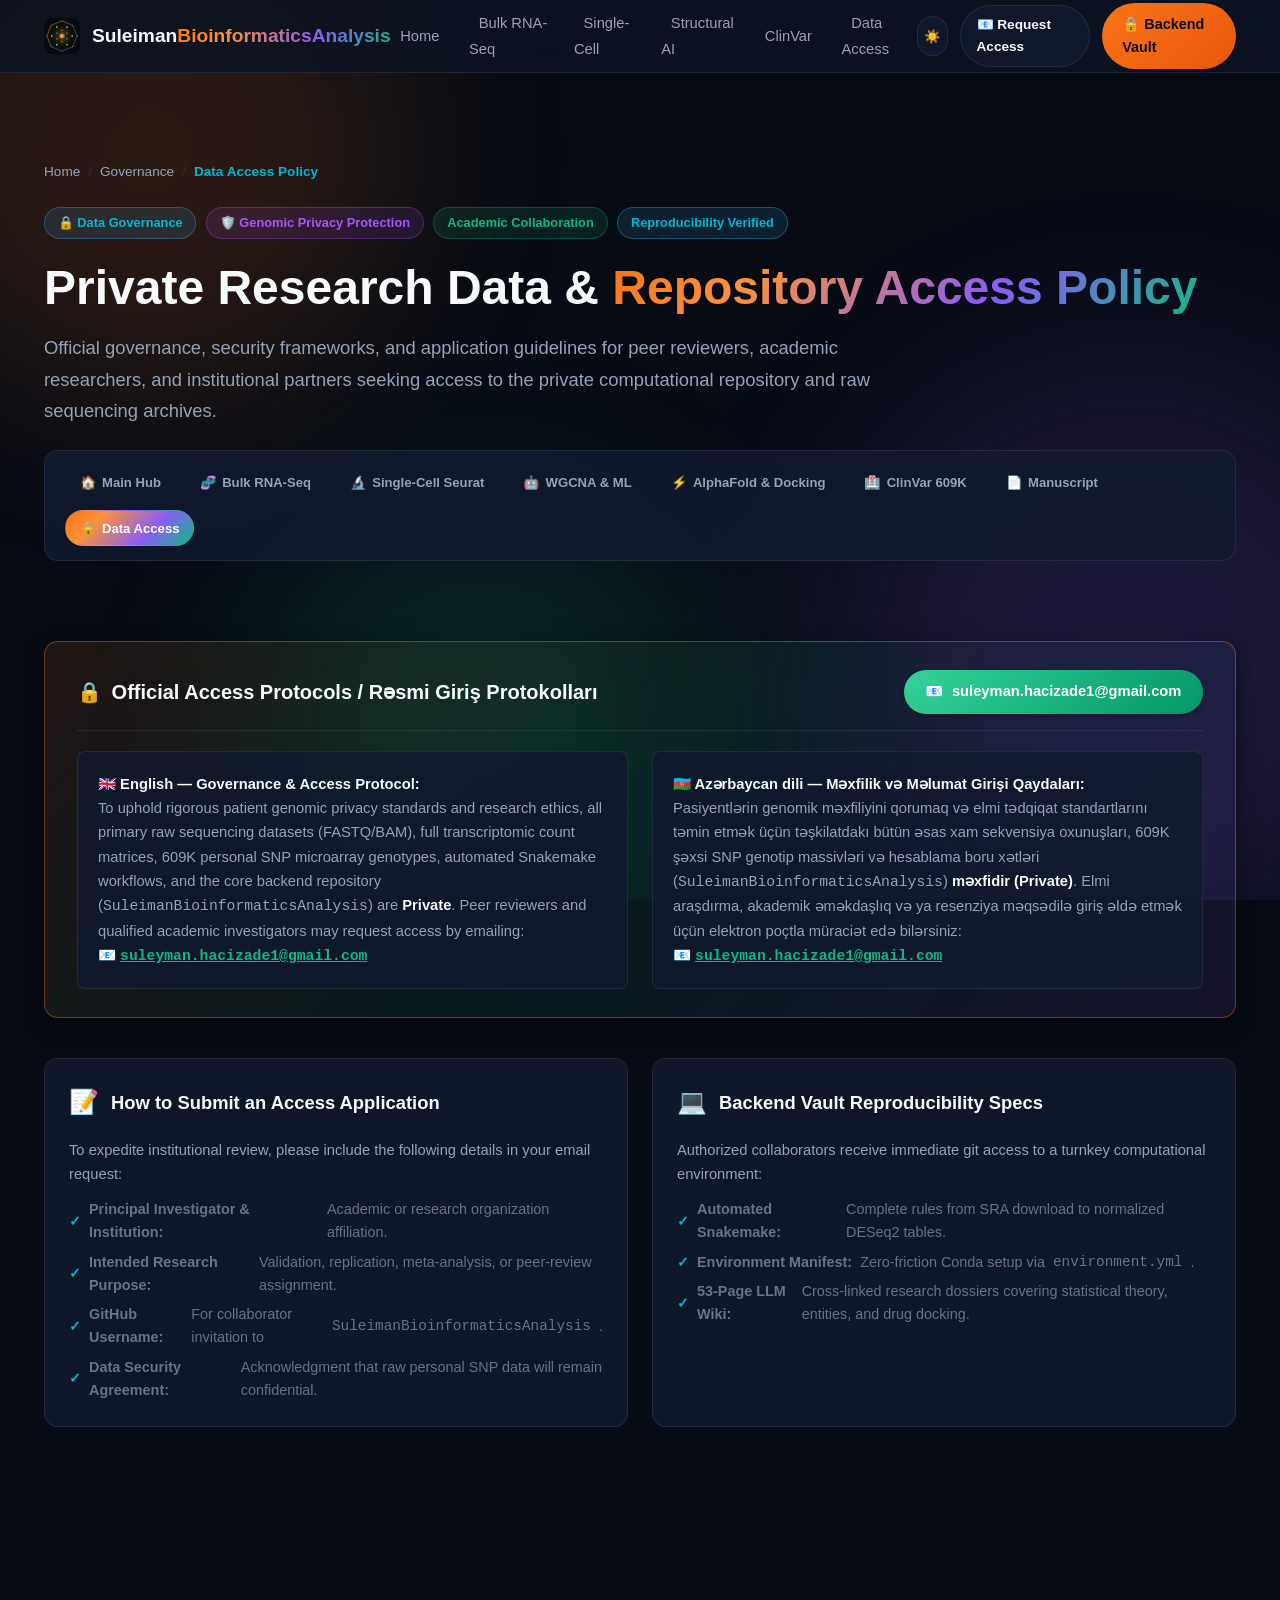
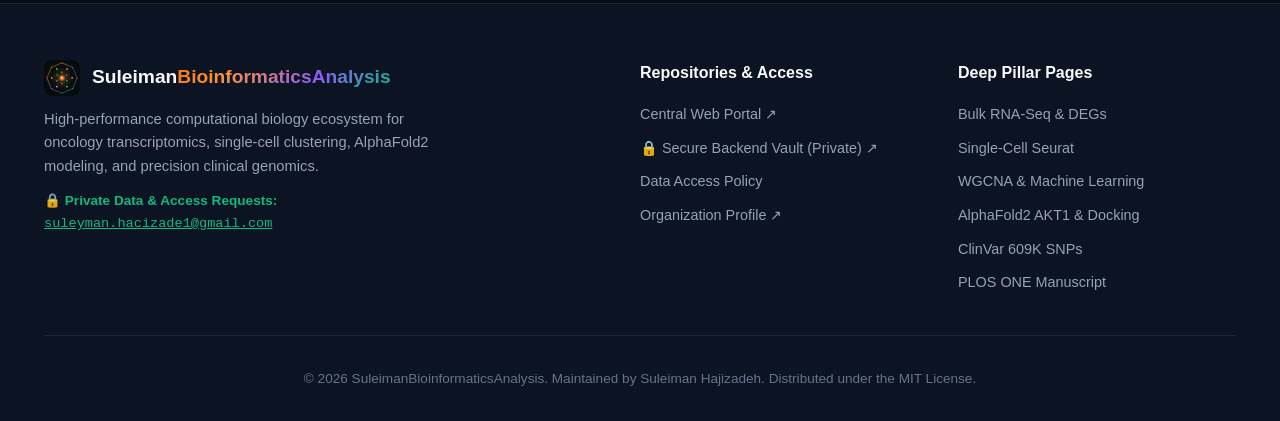
<file: data-access/index.html>
<!DOCTYPE html>
<html lang="en" data-theme="dark">
<head>
  <meta charset="UTF-8" />
  <meta name="viewport" content="width=device-width, initial-scale=1.0" />

  <!-- Primary Meta Tags -->
  <title>Private Research Data &amp; Repository Access Policy | SuleimanBioinformaticsAnalysis</title>
  <meta name="title" content="Private Research Data &amp; Repository Access Policy | SuleimanBioinformaticsAnalysis" />
  <meta name="description" content="Official data access policy and governance protocol for requesting access to the private core repository and raw multi-omics datasets via email." />
  <meta name="keywords" content="Data Access Policy, Genomic Privacy, Research Ethics, Repository Access, Private Vault, SuleimanBioinformaticsAnalysis, Suleiman Hajizadeh, suleyman.hacizade1@gmail.com" />
  <meta name="author" content="Suleiman Hajizadeh" />
  <meta name="publisher" content="SuleimanBioinformaticsAnalysis" />
  <meta name="robots" content="index, follow, max-snippet:-1, max-image-preview:large, max-video-preview:-1" />

  <!-- Canonical & Alternates -->
  <link rel="canonical" href="https://suleimanbioinformaticsanalysis.github.io/data-access/" />
  <link rel="alternate" hreflang="en" href="https://suleimanbioinformaticsanalysis.github.io/data-access/" />
  <link rel="alternate" hreflang="az" href="https://suleimanbioinformaticsanalysis.github.io/data-access/" />
  <link rel="alternate" hreflang="x-default" href="https://suleimanbioinformaticsanalysis.github.io/data-access/" />

  <!-- Open Graph -->
  <meta property="og:type" content="article" />
  <meta property="og:site_name" content="SuleimanBioinformaticsAnalysis" />
  <meta property="og:title" content="Private Research Data &amp; Repository Access Policy" />
  <meta property="og:description" content="Protocols for peer reviewers and academic collaborators to request access to the private core vault." />
  <meta property="og:url" content="https://suleimanbioinformaticsanalysis.github.io/data-access/" />
  <meta property="og:image" content="https://suleimanbioinformaticsanalysis.github.io/assets/logo-emblem.png" />
  <meta property="og:image:width" content="1200" />
  <meta property="og:image:height" content="630" />
  <meta property="og:locale" content="en_US" />

  <!-- Twitter Card -->
  <meta name="twitter:card" content="summary_large_image" />
  <meta name="twitter:title" content="Private Research Data &amp; Repository Access Policy" />
  <meta name="twitter:description" content="Official protocol for requesting access to private research datasets via email (suleyman.hacizade1@gmail.com)." />
  <meta name="twitter:image" content="https://suleimanbioinformaticsanalysis.github.io/assets/logo-emblem.png" />

  <!-- Icons -->
  <link rel="icon" type="image/svg+xml" href="../favicon.svg" />
  <link rel="icon" type="image/png" sizes="64x64" href="../favicon.png" />
  <link rel="apple-touch-icon" sizes="180x180" href="../apple-touch-icon.png" />
  <link rel="manifest" href="../manifest.json" />
  <meta name="theme-color" content="#f97316" />

  <!-- Stylesheet -->
  <link rel="stylesheet" href="../css/style.css" />

  <!-- Schema.org JSON-LD -->
  <script type="application/ld+json">
  {
    "@context": "https://schema.org",
    "@graph": [
      {
        "@type": "BreadcrumbList",
        "itemListElement": [
          {
            "@type": "ListItem",
            "position": 1,
            "name": "Home",
            "item": "https://suleimanbioinformaticsanalysis.github.io/"
          },
          {
            "@type": "ListItem",
            "position": 2,
            "name": "Data Access Policy",
            "item": "https://suleimanbioinformaticsanalysis.github.io/data-access/"
          }
        ]
      },
      {
        "@type": "WebPage",
        "name": "Private Research Data & Repository Access Policy",
        "description": "Guidelines and application procedures for academic collaborators requesting access to the private research repository.",
        "url": "https://suleimanbioinformaticsanalysis.github.io/data-access/",
        "publisher": {
          "@type": "ResearchOrganization",
          "name": "SuleimanBioinformaticsAnalysis",
          "email": "suleyman.hacizade1@gmail.com"
        }
      }
    ]
  }
  </script>
</head>
<body>
  <!-- Ambient Atmospheric Glow -->
  <div class="bg-atmosphere" aria-hidden="true">
    <div class="glow-orb orb-1"></div>
    <div class="glow-orb orb-2"></div>
    <div class="glow-orb orb-3"></div>
  </div>

  <!-- Header & Navigation -->
  <header class="navbar">
    <div class="container navbar-inner">
      <a href="../index.html" class="brand-link" aria-label="SuleimanBioinformaticsAnalysis Home">
        <img src="../assets/logo-icon.svg" alt="SuleimanBioinformaticsAnalysis Logo" class="brand-logo-img" />
        <span>Suleiman<span class="brand-title-accent">BioinformaticsAnalysis</span></span>
      </a>

      <nav aria-label="Main Navigation">
        <ul class="nav-links">
          <li><a href="../index.html" class="nav-link">Home</a></li>
          <li><a href="../bulk-rnaseq/index.html" class="nav-link">Bulk RNA-Seq</a></li>
          <li><a href="../single-cell/index.html" class="nav-link">Single-Cell</a></li>
          <li><a href="../structural-biology/index.html" class="nav-link">Structural AI</a></li>
          <li><a href="../clinical-genomics/index.html" class="nav-link">ClinVar</a></li>
          <li><a href="index.html" class="nav-link active">Data Access</a></li>
        </ul>
      </nav>

      <div class="nav-actions">
        <button id="theme-toggle" class="btn-icon" aria-label="Toggle Dark/Light Mode" title="Toggle Theme">
          <span id="theme-icon">☀️</span>
        </button>
        <a href="mailto:suleyman.hacizade1@gmail.com?subject=Private%20Data%20%26%20Repository%20Access%20Request%20-%20SuleimanBioinformaticsAnalysis" class="btn-secondary" style="padding:0.5rem 0.95rem;font-size:0.85rem;">
          <span>📧 Request Access</span>
        </a>
        <a href="https://github.com/SuleimanBioinformaticsAnalysis/SuleimanBioinformaticsAnalysis" target="_blank" rel="noopener noreferrer" class="btn-primary">
          <span>🔒 Backend Vault</span>
        </a>
      </div>
    </div>
  </header>

  <main class="container">
    <!-- Breadcrumbs Navigation -->
    <nav class="breadcrumb-nav" aria-label="Breadcrumb">
      <ol class="breadcrumb-list">
        <li class="breadcrumb-item"><a href="../index.html">Home</a></li>
        <li class="breadcrumb-separator">/</li>
        <li class="breadcrumb-item"><a href="../index.html#data-access">Governance</a></li>
        <li class="breadcrumb-separator">/</li>
        <li class="breadcrumb-item active" aria-current="page">Data Access Policy</li>
      </ol>
    </nav>

    <!-- Pillar Hero Header -->
    <section class="pillar-hero">
      <div class="pillar-badge-group">
        <span class="badge">🔒 Data Governance</span>
        <span class="badge badge-purple">🛡️ Genomic Privacy Protection</span>
        <span class="badge badge-emerald">Academic Collaboration</span>
        <span class="badge">Reproducibility Verified</span>
      </div>

      <h1 class="pillar-title">
        Private Research Data &amp; <span class="hero-title-gradient">Repository Access Policy</span>
      </h1>
      <p class="pillar-subtitle">
        Official governance, security frameworks, and application guidelines for peer reviewers, academic researchers, and institutional partners seeking access to the private computational repository and raw sequencing archives.
      </p>

      <!-- Quick Navigation Sub-Bar -->
      <nav class="pillar-nav-pills" aria-label="Pillar Sub-Navigation">
        <a href="../index.html" class="nav-pill-link"><span>🏠</span> Main Hub</a>
        <a href="../bulk-rnaseq/index.html" class="nav-pill-link"><span>🧬</span> Bulk RNA-Seq</a>
        <a href="../single-cell/index.html" class="nav-pill-link"><span>🔬</span> Single-Cell Seurat</a>
        <a href="../wgcna-ml/index.html" class="nav-pill-link"><span>🤖</span> WGCNA &amp; ML</a>
        <a href="../structural-biology/index.html" class="nav-pill-link"><span>⚡</span> AlphaFold &amp; Docking</a>
        <a href="../clinical-genomics/index.html" class="nav-pill-link"><span>🏥</span> ClinVar 609K</a>
        <a href="../manuscript/index.html" class="nav-pill-link"><span>📄</span> Manuscript</a>
        <a href="index.html" class="nav-pill-link active"><span>🔒</span> Data Access</a>
      </nav>
    </section>

    <!-- Deep Governance Content -->
    <section class="section" style="padding-top:0;">
      <!-- Bilingual Official Notice Box -->
      <div class="private-access-card" style="margin-top:0;margin-bottom:2.5rem;">
        <div class="private-access-header">
          <div class="private-access-title">
            <span>🔒</span>
            <span>Official Access Protocols / Rəsmi Giriş Protokolları</span>
          </div>
          <a href="mailto:suleyman.hacizade1@gmail.com?subject=Private%20Data%20%26%20Repository%20Access%20Request%20-%20SuleimanBioinformaticsAnalysis" class="btn-email-access">
            <span>📧</span> suleyman.hacizade1@gmail.com
          </a>
        </div>

        <div class="private-access-grid">
          <div class="private-lang-box">
            <strong>🇬🇧 English — Governance &amp; Access Protocol:</strong><br />
            To uphold rigorous patient genomic privacy standards and research ethics, all primary raw sequencing datasets (FASTQ/BAM), full transcriptomic count matrices, 609K personal SNP microarray genotypes, automated Snakemake workflows, and the core backend repository (<code>SuleimanBioinformaticsAnalysis</code>) are <strong>Private</strong>. Peer reviewers and qualified academic investigators may request access by emailing:<br />
            📧 <a href="mailto:suleyman.hacizade1@gmail.com?subject=Private%20Data%20%26%20Repository%20Access%20Request%20-%20SuleimanBioinformaticsAnalysis" style="color:var(--accent-emerald);font-weight:700;font-family:var(--font-mono);">suleyman.hacizade1@gmail.com</a>
          </div>

          <div class="private-lang-box">
            <strong>🇦🇿 Azərbaycan dili — Məxfilik və Məlumat Girişi Qaydaları:</strong><br />
            Pasiyentlərin genomik məxfiliyini qorumaq və elmi tədqiqat standartlarını təmin etmək üçün təşkilatdakı bütün əsas xam sekvensiya oxunuşları, 609K şəxsi SNP genotip massivləri və hesablama boru xətləri (<code>SuleimanBioinformaticsAnalysis</code>) <strong>məxfidir (Private)</strong>. Elmi araşdırma, akademik əməkdaşlıq və ya resenziya məqsədilə giriş əldə etmək üçün elektron poçtla müraciət edə bilərsiniz:<br />
            📧 <a href="mailto:suleyman.hacizade1@gmail.com?subject=Private%20Data%20%26%20Repository%20Access%20Request%20-%20SuleimanBioinformaticsAnalysis" style="color:var(--accent-emerald);font-weight:700;font-family:var(--font-mono);">suleyman.hacizade1@gmail.com</a>
          </div>
        </div>
      </div>

      <!-- Application Process Steps -->
      <div class="cards-2col" style="margin-bottom:2rem;">
        <div class="info-card">
          <div class="info-card-header">
            <span style="font-size:1.5rem;">📝</span>
            <h2 class="info-card-title">How to Submit an Access Application</h2>
          </div>
          <p style="color:var(--text-secondary);font-size:0.92rem;line-height:1.65;">
            To expedite institutional review, please include the following details in your email request:
          </p>
          <ul class="arch-list" style="margin-top:0.75rem;">
            <li><strong>Principal Investigator &amp; Institution:</strong> Academic or research organization affiliation.</li>
            <li><strong>Intended Research Purpose:</strong> Validation, replication, meta-analysis, or peer-review assignment.</li>
            <li><strong>GitHub Username:</strong> For collaborator invitation to <code>SuleimanBioinformaticsAnalysis</code>.</li>
            <li><strong>Data Security Agreement:</strong> Acknowledgment that raw personal SNP data will remain confidential.</li>
          </ul>
        </div>

        <div class="info-card">
          <div class="info-card-header">
            <span style="font-size:1.5rem;">💻</span>
            <h2 class="info-card-title">Backend Vault Reproducibility Specs</h2>
          </div>
          <p style="color:var(--text-secondary);font-size:0.92rem;line-height:1.65;">
            Authorized collaborators receive immediate git access to a turnkey computational environment:
          </p>
          <ul class="arch-list" style="margin-top:0.75rem;">
            <li><strong>Automated Snakemake:</strong> Complete rules from SRA download to normalized DESeq2 tables.</li>
            <li><strong>Environment Manifest:</strong> Zero-friction Conda setup via <code>environment.yml</code>.</li>
            <li><strong>53-Page LLM Wiki:</strong> Cross-linked research dossiers covering statistical theory, entities, and drug docking.</li>
          </ul>
        </div>
      </div>
    </section>
  </main>

  <!-- Footer -->
  <footer class="footer">
    <div class="container">
      <div class="footer-grid">
        <div class="footer-brand">
          <a href="../index.html" class="brand-link">
            <img src="../assets/logo-icon.svg" alt="SuleimanBioinformaticsAnalysis Logo" class="brand-logo-img" />
            <span>Suleiman<span class="brand-title-accent">BioinformaticsAnalysis</span></span>
          </a>
          <p>
            High-performance computational biology ecosystem for oncology transcriptomics, single-cell clustering, AlphaFold2 modeling, and precision clinical genomics.
          </p>
          <p style="margin-top:0.75rem;font-size:0.85rem;color:var(--accent-emerald);">
            🔒 <strong>Private Data &amp; Access Requests:</strong><br />
            <a href="mailto:suleyman.hacizade1@gmail.com?subject=Private%20Data%20%26%20Repository%20Access%20Request%20-%20SuleimanBioinformaticsAnalysis" style="color:var(--accent-emerald);text-decoration:underline;font-family:var(--font-mono);">suleyman.hacizade1@gmail.com</a>
          </p>
        </div>

        <div class="footer-col">
          <h4>Repositories &amp; Access</h4>
          <ul class="footer-links">
            <li><a href="../index.html">Central Web Portal ↗</a></li>
            <li><a href="https://github.com/SuleimanBioinformaticsAnalysis/SuleimanBioinformaticsAnalysis" target="_blank" rel="noopener noreferrer">🔒 Secure Backend Vault (Private) ↗</a></li>
            <li><a href="index.html">Data Access Policy</a></li>
            <li><a href="https://github.com/SuleimanBioinformaticsAnalysis" target="_blank" rel="noopener noreferrer">Organization Profile ↗</a></li>
          </ul>
        </div>

        <div class="footer-col">
          <h4>Deep Pillar Pages</h4>
          <ul class="footer-links">
            <li><a href="../bulk-rnaseq/index.html">Bulk RNA-Seq &amp; DEGs</a></li>
            <li><a href="../single-cell/index.html">Single-Cell Seurat</a></li>
            <li><a href="../wgcna-ml/index.html">WGCNA &amp; Machine Learning</a></li>
            <li><a href="../structural-biology/index.html">AlphaFold2 AKT1 &amp; Docking</a></li>
            <li><a href="../clinical-genomics/index.html">ClinVar 609K SNPs</a></li>
            <li><a href="../manuscript/index.html">PLOS ONE Manuscript</a></li>
          </ul>
        </div>
      </div>

      <div class="footer-bottom">
        <p>&copy; 2026 SuleimanBioinformaticsAnalysis. Maintained by Suleiman Hajizadeh. Distributed under the MIT License.</p>
      </div>
    </div>
  </footer>

  <!-- Scripts -->
  <script src="../js/app.js"></script>
</body>
</html>
</file>
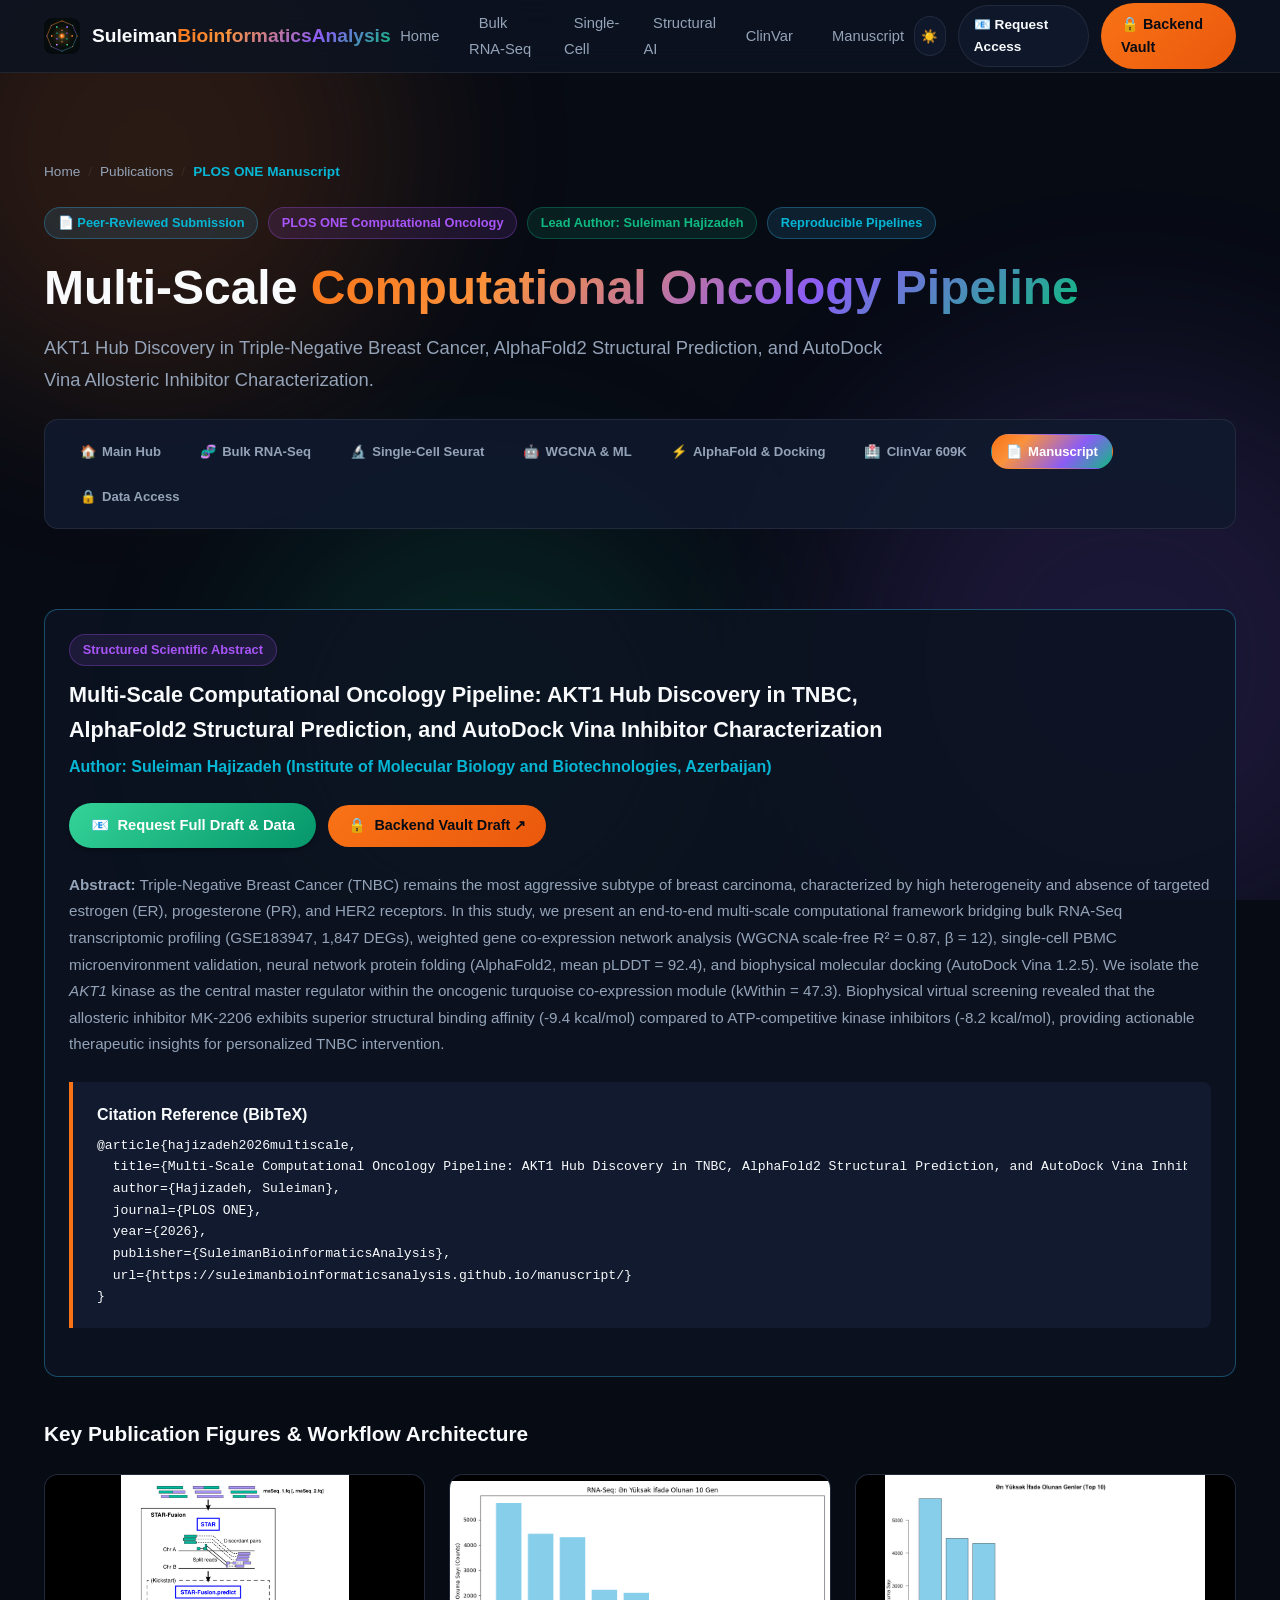
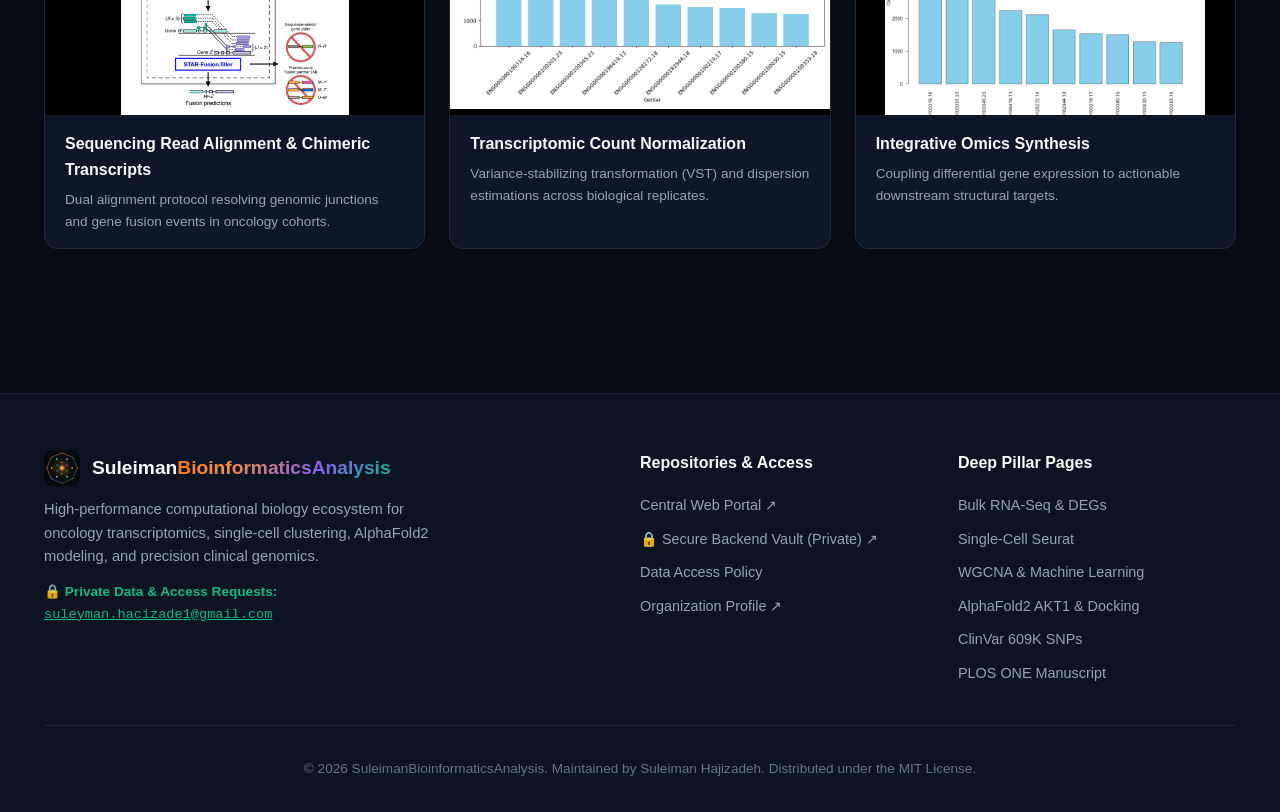
<file: manuscript/index.html>
<!DOCTYPE html>
<html lang="en" data-theme="dark">
<head>
  <meta charset="UTF-8" />
  <meta name="viewport" content="width=device-width, initial-scale=1.0" />

  <!-- Primary Meta Tags -->
  <title>PLOS ONE Research Manuscript | SuleimanBioinformaticsAnalysis</title>
  <meta name="title" content="PLOS ONE Research Manuscript | SuleimanBioinformaticsAnalysis" />
  <meta name="description" content="Multi-Scale Computational Oncology Pipeline: AKT1 Hub Discovery in TNBC, AlphaFold2 Structural Prediction, and AutoDock Vina Inhibitor Characterization." />
  <meta name="keywords" content="PLOS ONE, Computational Oncology, Research Manuscript, TNBC, AKT1 Kinase, AlphaFold2, AutoDock Vina, MK-2206, DESeq2, WGCNA, Snakemake, Suleiman Hajizadeh" />
  <meta name="author" content="Suleiman Hajizadeh" />
  <meta name="publisher" content="SuleimanBioinformaticsAnalysis" />
  <meta name="robots" content="index, follow, max-snippet:-1, max-image-preview:large, max-video-preview:-1" />

  <!-- Canonical & Alternates -->
  <link rel="canonical" href="https://suleimanbioinformaticsanalysis.github.io/manuscript/" />
  <link rel="alternate" hreflang="en" href="https://suleimanbioinformaticsanalysis.github.io/manuscript/" />
  <link rel="alternate" hreflang="x-default" href="https://suleimanbioinformaticsanalysis.github.io/manuscript/" />

  <!-- Open Graph -->
  <meta property="og:type" content="article" />
  <meta property="og:site_name" content="SuleimanBioinformaticsAnalysis" />
  <meta property="og:title" content="Multi-Scale Computational Oncology Pipeline Manuscript | PLOS ONE Submission" />
  <meta property="og:description" content="AKT1 hub discovery in TNBC, AlphaFold2 3D structural modeling, and AutoDock Vina allosteric inhibitor screening." />
  <meta property="og:url" content="https://suleimanbioinformaticsanalysis.github.io/manuscript/" />
  <meta property="og:image" content="https://suleimanbioinformaticsanalysis.github.io/assets/Netice.png" />
  <meta property="og:image:width" content="1200" />
  <meta property="og:image:height" content="630" />
  <meta property="og:locale" content="en_US" />

  <!-- Twitter Card -->
  <meta name="twitter:card" content="summary_large_image" />
  <meta name="twitter:title" content="PLOS ONE Computational Oncology Research Manuscript" />
  <meta name="twitter:description" content="Lead Author: Suleiman Hajizadeh. Multi-omics oncology pipeline bridging RNA-Seq to AlphaFold2." />
  <meta name="twitter:image" content="https://suleimanbioinformaticsanalysis.github.io/assets/Netice.png" />

  <!-- Icons -->
  <link rel="icon" type="image/svg+xml" href="../favicon.svg" />
  <link rel="icon" type="image/png" sizes="64x64" href="../favicon.png" />
  <link rel="apple-touch-icon" sizes="180x180" href="../apple-touch-icon.png" />
  <link rel="manifest" href="../manifest.json" />
  <meta name="theme-color" content="#f97316" />

  <!-- Stylesheet -->
  <link rel="stylesheet" href="../css/style.css" />

  <!-- Schema.org JSON-LD -->
  <script type="application/ld+json">
  {
    "@context": "https://schema.org",
    "@graph": [
      {
        "@type": "BreadcrumbList",
        "itemListElement": [
          {
            "@type": "ListItem",
            "position": 1,
            "name": "Home",
            "item": "https://suleimanbioinformaticsanalysis.github.io/"
          },
          {
            "@type": "ListItem",
            "position": 2,
            "name": "Research Manuscript",
            "item": "https://suleimanbioinformaticsanalysis.github.io/manuscript/"
          }
        ]
      },
      {
        "@type": "ScholarlyArticle",
        "headline": "Multi-Scale Computational Oncology Pipeline: AKT1 Hub Discovery in TNBC, AlphaFold2 Structural Prediction, and AutoDock Vina Inhibitor Characterization",
        "author": {
          "@type": "Person",
          "name": "Suleiman Hajizadeh",
          "affiliation": "Institute of Molecular Biology and Biotechnologies (IMBB), Azerbaijan"
        },
        "publisher": {
          "@type": "ResearchOrganization",
          "name": "SuleimanBioinformaticsAnalysis"
        },
        "datePublished": "2026-10-28",
        "description": "Multi-scale computational framework bridging bulk RNA-Seq transcriptomic profiling, WGCNA co-expression networks, single-cell microenvironment validation, neural network protein folding, and AutoDock Vina virtual screening in TNBC.",
        "url": "https://suleimanbioinformaticsanalysis.github.io/manuscript/"
      }
    ]
  }
  </script>
</head>
<body>
  <!-- Ambient Atmospheric Glow -->
  <div class="bg-atmosphere" aria-hidden="true">
    <div class="glow-orb orb-1"></div>
    <div class="glow-orb orb-2"></div>
    <div class="glow-orb orb-3"></div>
  </div>

  <!-- Header & Navigation -->
  <header class="navbar">
    <div class="container navbar-inner">
      <a href="../index.html" class="brand-link" aria-label="SuleimanBioinformaticsAnalysis Home">
        <img src="../assets/logo-icon.svg" alt="SuleimanBioinformaticsAnalysis Logo" class="brand-logo-img" />
        <span>Suleiman<span class="brand-title-accent">BioinformaticsAnalysis</span></span>
      </a>

      <nav aria-label="Main Navigation">
        <ul class="nav-links">
          <li><a href="../index.html" class="nav-link">Home</a></li>
          <li><a href="../bulk-rnaseq/index.html" class="nav-link">Bulk RNA-Seq</a></li>
          <li><a href="../single-cell/index.html" class="nav-link">Single-Cell</a></li>
          <li><a href="../structural-biology/index.html" class="nav-link">Structural AI</a></li>
          <li><a href="../clinical-genomics/index.html" class="nav-link">ClinVar</a></li>
          <li><a href="index.html" class="nav-link active">Manuscript</a></li>
        </ul>
      </nav>

      <div class="nav-actions">
        <button id="theme-toggle" class="btn-icon" aria-label="Toggle Dark/Light Mode" title="Toggle Theme">
          <span id="theme-icon">☀️</span>
        </button>
        <a href="mailto:suleyman.hacizade1@gmail.com?subject=Manuscript%20Draft%20Request%20-%20SuleimanBioinformaticsAnalysis" class="btn-secondary" style="padding:0.5rem 0.95rem;font-size:0.85rem;">
          <span>📧 Request Access</span>
        </a>
        <a href="https://github.com/SuleimanBioinformaticsAnalysis/SuleimanBioinformaticsAnalysis" target="_blank" rel="noopener noreferrer" class="btn-primary">
          <span>🔒 Backend Vault</span>
        </a>
      </div>
    </div>
  </header>

  <main class="container">
    <!-- Breadcrumbs Navigation -->
    <nav class="breadcrumb-nav" aria-label="Breadcrumb">
      <ol class="breadcrumb-list">
        <li class="breadcrumb-item"><a href="../index.html">Home</a></li>
        <li class="breadcrumb-separator">/</li>
        <li class="breadcrumb-item"><a href="../index.html#manuscript">Publications</a></li>
        <li class="breadcrumb-separator">/</li>
        <li class="breadcrumb-item active" aria-current="page">PLOS ONE Manuscript</li>
      </ol>
    </nav>

    <!-- Pillar Hero Header -->
    <section class="pillar-hero">
      <div class="pillar-badge-group">
        <span class="badge">📄 Peer-Reviewed Submission</span>
        <span class="badge badge-purple">PLOS ONE Computational Oncology</span>
        <span class="badge badge-emerald">Lead Author: Suleiman Hajizadeh</span>
        <span class="badge">Reproducible Pipelines</span>
      </div>

      <h1 class="pillar-title">
        Multi-Scale <span class="hero-title-gradient">Computational Oncology Pipeline</span>
      </h1>
      <p class="pillar-subtitle">
        AKT1 Hub Discovery in Triple-Negative Breast Cancer, AlphaFold2 Structural Prediction, and AutoDock Vina Allosteric Inhibitor Characterization.
      </p>

      <!-- Quick Navigation Sub-Bar -->
      <nav class="pillar-nav-pills" aria-label="Pillar Sub-Navigation">
        <a href="../index.html" class="nav-pill-link"><span>🏠</span> Main Hub</a>
        <a href="../bulk-rnaseq/index.html" class="nav-pill-link"><span>🧬</span> Bulk RNA-Seq</a>
        <a href="../single-cell/index.html" class="nav-pill-link"><span>🔬</span> Single-Cell Seurat</a>
        <a href="../wgcna-ml/index.html" class="nav-pill-link"><span>🤖</span> WGCNA &amp; ML</a>
        <a href="../structural-biology/index.html" class="nav-pill-link"><span>⚡</span> AlphaFold &amp; Docking</a>
        <a href="../clinical-genomics/index.html" class="nav-pill-link"><span>🏥</span> ClinVar 609K</a>
        <a href="index.html" class="nav-pill-link active"><span>📄</span> Manuscript</a>
        <a href="../data-access/index.html" class="nav-pill-link"><span>🔒</span> Data Access</a>
      </nav>
    </section>

    <!-- Deep Manuscript Content -->
    <section class="section" style="padding-top:0;">
      <div class="info-card" style="border-color:var(--border-accent);background:var(--bg-glass);margin-bottom:2.5rem;">
        <div style="display:flex;justify-content:space-between;align-items:flex-start;flex-wrap:wrap;gap:1.5rem;margin-bottom:1.5rem;">
          <div>
            <span class="badge badge-purple" style="margin-bottom:0.75rem;">Structured Scientific Abstract</span>
            <h2 style="font-size:1.35rem;font-weight:800;color:var(--text-primary);max-width:850px;">
              Multi-Scale Computational Oncology Pipeline: AKT1 Hub Discovery in TNBC, AlphaFold2 Structural Prediction, and AutoDock Vina Inhibitor Characterization
            </h2>
            <p style="color:var(--accent-cyan);font-weight:600;margin-top:0.4rem;">
              Author: Suleiman Hajizadeh (Institute of Molecular Biology and Biotechnologies, Azerbaijan)
            </p>
          </div>
          <div style="display:flex;gap:0.75rem;flex-wrap:wrap;align-items:center;">
            <a href="mailto:suleyman.hacizade1@gmail.com?subject=Manuscript%20Draft%20%26%20Data%20Access%20Request%20-%20SuleimanBioinformaticsAnalysis" class="btn-email-access">
              <span>📧</span> Request Full Draft &amp; Data
            </a>
            <a href="https://github.com/SuleimanBioinformaticsAnalysis/SuleimanBioinformaticsAnalysis/tree/main/manuscripts" target="_blank" rel="noopener noreferrer" class="btn-primary">
              <span>🔒</span> Backend Vault Draft ↗
            </a>
          </div>
        </div>

        <p style="color:var(--text-secondary);font-size:0.95rem;line-height:1.75;margin-bottom:1.5rem;">
          <strong>Abstract:</strong> Triple-Negative Breast Cancer (TNBC) remains the most aggressive subtype of breast carcinoma, characterized by high heterogeneity and absence of targeted estrogen (ER), progesterone (PR), and HER2 receptors. In this study, we present an end-to-end multi-scale computational framework bridging bulk RNA-Seq transcriptomic profiling (GSE183947, 1,847 DEGs), weighted gene co-expression network analysis (WGCNA scale-free R&sup2; = 0.87, &beta; = 12), single-cell PBMC microenvironment validation, neural network protein folding (AlphaFold2, mean pLDDT = 92.4), and biophysical molecular docking (AutoDock Vina 1.2.5). We isolate the <em>AKT1</em> kinase as the central master regulator within the oncogenic turquoise co-expression module (kWithin = 47.3). Biophysical virtual screening revealed that the allosteric inhibitor MK-2206 exhibits superior structural binding affinity (-9.4 kcal/mol) compared to ATP-competitive kinase inhibitors (-8.2 kcal/mol), providing actionable therapeutic insights for personalized TNBC intervention.
        </p>

        <div class="seo-knowledge-box">
          <h4>Citation Reference (BibTeX)</h4>
          <pre style="font-family:var(--font-mono);font-size:0.82rem;color:var(--text-primary);overflow-x:auto;">
@article{hajizadeh2026multiscale,
  title={Multi-Scale Computational Oncology Pipeline: AKT1 Hub Discovery in TNBC, AlphaFold2 Structural Prediction, and AutoDock Vina Inhibitor Characterization},
  author={Hajizadeh, Suleiman},
  journal={PLOS ONE},
  year={2026},
  publisher={SuleimanBioinformaticsAnalysis},
  url={https://suleimanbioinformaticsanalysis.github.io/manuscript/}
}</pre>
        </div>
      </div>

      <!-- Manuscript Publication Figures -->
      <h3 style="font-size:1.3rem;font-weight:800;margin-bottom:1.25rem;">Key Publication Figures &amp; Workflow Architecture</h3>
      <div class="figures-grid">
        <div class="figure-card">
          <div class="figure-img-wrap">
            <img src="../assets/Overview-of-the-STAR-Fusion-pipeline-Illumina-RNA-Seq-reads-are-aligned-to-the-genome.png" alt="RNA-Seq Alignment and Fusion Pipeline" loading="lazy" />
          </div>
          <div class="figure-meta">
            <h4 class="figure-title">Sequencing Read Alignment &amp; Chimeric Transcripts</h4>
            <p class="figure-desc">Dual alignment protocol resolving genomic junctions and gene fusion events in oncology cohorts.</p>
          </div>
        </div>

        <div class="figure-card">
          <div class="figure-img-wrap">
            <img src="../assets/rnaseq_result.png" alt="RNA-Seq Pipeline Quality and Output Correlation" loading="lazy" />
          </div>
          <div class="figure-meta">
            <h4 class="figure-title">Transcriptomic Count Normalization</h4>
            <p class="figure-desc">Variance-stabilizing transformation (VST) and dispersion estimations across biological replicates.</p>
          </div>
        </div>

        <div class="figure-card">
          <div class="figure-img-wrap">
            <img src="../assets/Netice.png" alt="Downstream Pathway and Molecular Integration" loading="lazy" />
          </div>
          <div class="figure-meta">
            <h4 class="figure-title">Integrative Omics Synthesis</h4>
            <p class="figure-desc">Coupling differential gene expression to actionable downstream structural targets.</p>
          </div>
        </div>
      </div>
    </section>
  </main>

  <!-- Footer -->
  <footer class="footer">
    <div class="container">
      <div class="footer-grid">
        <div class="footer-brand">
          <a href="../index.html" class="brand-link">
            <img src="../assets/logo-icon.svg" alt="SuleimanBioinformaticsAnalysis Logo" class="brand-logo-img" />
            <span>Suleiman<span class="brand-title-accent">BioinformaticsAnalysis</span></span>
          </a>
          <p>
            High-performance computational biology ecosystem for oncology transcriptomics, single-cell clustering, AlphaFold2 modeling, and precision clinical genomics.
          </p>
          <p style="margin-top:0.75rem;font-size:0.85rem;color:var(--accent-emerald);">
            🔒 <strong>Private Data &amp; Access Requests:</strong><br />
            <a href="mailto:suleyman.hacizade1@gmail.com?subject=Manuscript%20Draft%20Request%20-%20SuleimanBioinformaticsAnalysis" style="color:var(--accent-emerald);text-decoration:underline;font-family:var(--font-mono);">suleyman.hacizade1@gmail.com</a>
          </p>
        </div>

        <div class="footer-col">
          <h4>Repositories &amp; Access</h4>
          <ul class="footer-links">
            <li><a href="../index.html">Central Web Portal ↗</a></li>
            <li><a href="https://github.com/SuleimanBioinformaticsAnalysis/SuleimanBioinformaticsAnalysis" target="_blank" rel="noopener noreferrer">🔒 Secure Backend Vault (Private) ↗</a></li>
            <li><a href="../data-access/index.html">Data Access Policy</a></li>
            <li><a href="https://github.com/SuleimanBioinformaticsAnalysis" target="_blank" rel="noopener noreferrer">Organization Profile ↗</a></li>
          </ul>
        </div>

        <div class="footer-col">
          <h4>Deep Pillar Pages</h4>
          <ul class="footer-links">
            <li><a href="../bulk-rnaseq/index.html">Bulk RNA-Seq &amp; DEGs</a></li>
            <li><a href="../single-cell/index.html">Single-Cell Seurat</a></li>
            <li><a href="../wgcna-ml/index.html">WGCNA &amp; Machine Learning</a></li>
            <li><a href="../structural-biology/index.html">AlphaFold2 AKT1 &amp; Docking</a></li>
            <li><a href="../clinical-genomics/index.html">ClinVar 609K SNPs</a></li>
            <li><a href="index.html">PLOS ONE Manuscript</a></li>
          </ul>
        </div>
      </div>

      <div class="footer-bottom">
        <p>&copy; 2026 SuleimanBioinformaticsAnalysis. Maintained by Suleiman Hajizadeh. Distributed under the MIT License.</p>
      </div>
    </div>
  </footer>

  <!-- Scripts -->
  <script src="../js/app.js"></script>
</body>
</html>
</file>
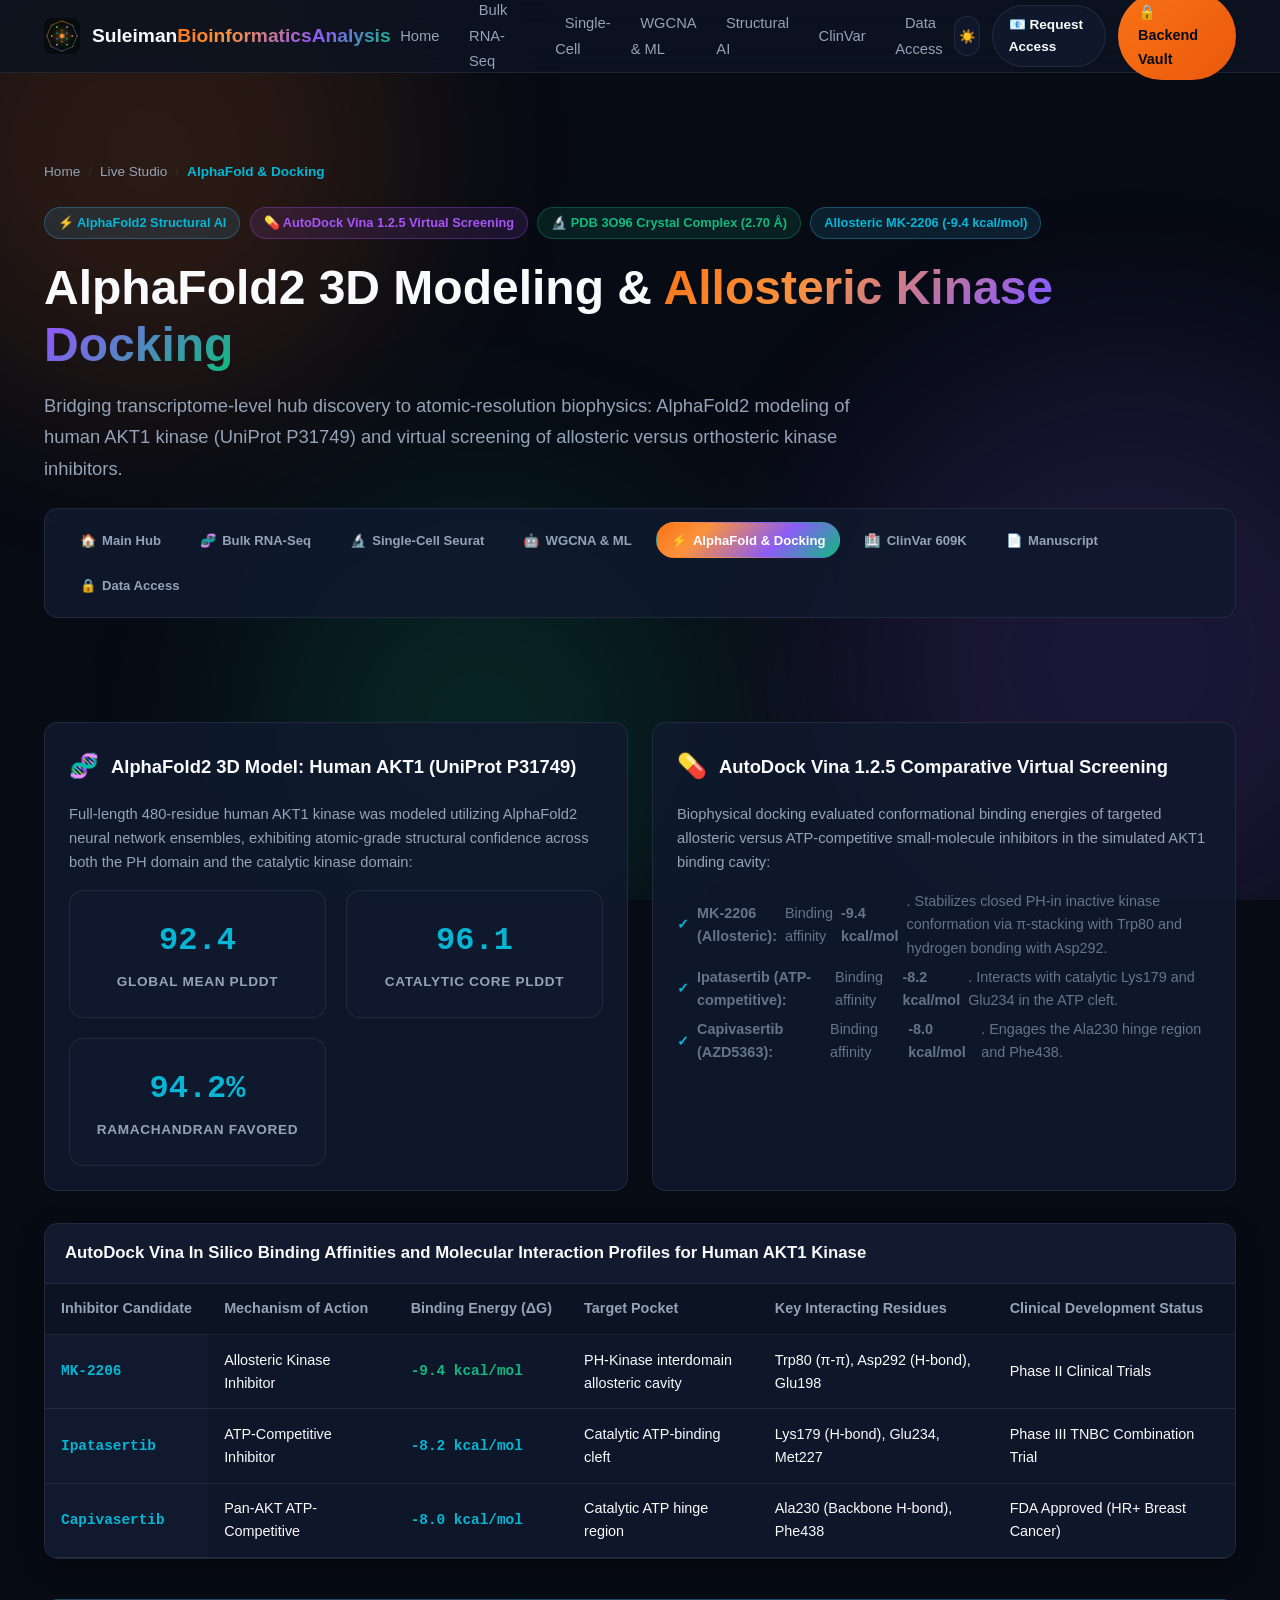
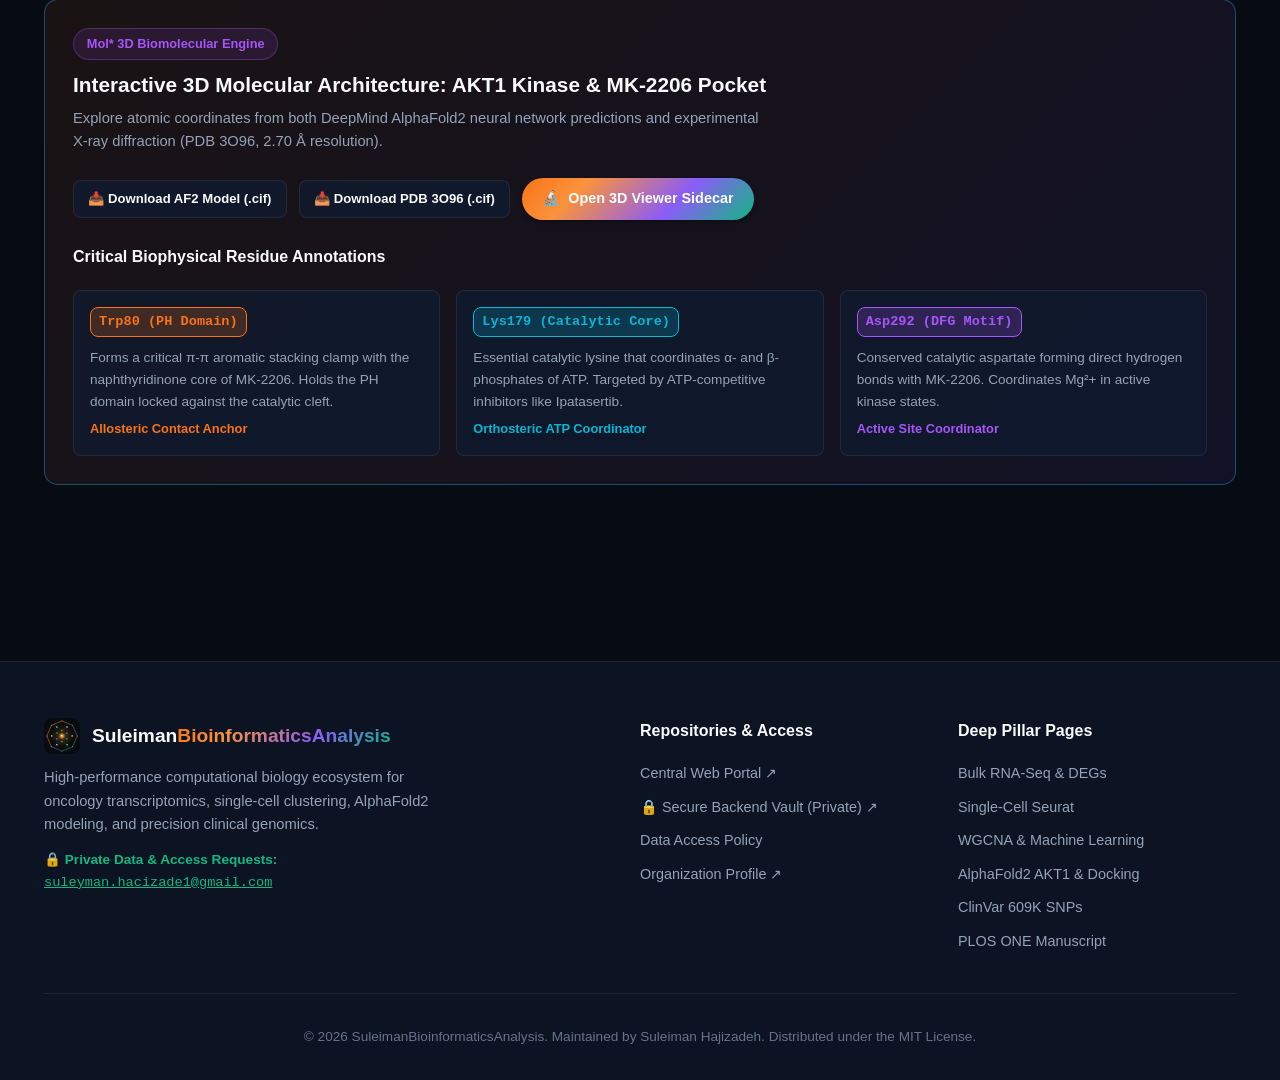
<file: structural-biology/index.html>
<!DOCTYPE html>
<html lang="en" data-theme="dark">
<head>
  <meta charset="UTF-8" />
  <meta name="viewport" content="width=device-width, initial-scale=1.0" />

  <!-- Primary Meta Tags -->
  <title>AlphaFold2 AKT1 &amp; AutoDock Vina Molecular Docking | SuleimanBioinformaticsAnalysis</title>
  <meta name="title" content="AlphaFold2 AKT1 &amp; AutoDock Vina Molecular Docking | SuleimanBioinformaticsAnalysis" />
  <meta name="description" content="AlphaFold2 3D modeling of human AKT1 kinase (UniProt P31749, pLDDT 96.1), PDB 3O96 crystal structure, and AutoDock Vina allosteric MK-2206 docking (-9.4 kcal/mol)." />
  <meta name="keywords" content="AlphaFold2, AutoDock Vina, AKT1 Kinase, P31749, PDB 3O96, MK-2206, Allosteric Inhibition, Molecular Docking, Structural Biology, Trp80, Asp292, Ipatasertib, Capivasertib, SuleimanBioinformaticsAnalysis" />
  <meta name="author" content="Suleiman Hajizadeh" />
  <meta name="publisher" content="SuleimanBioinformaticsAnalysis" />
  <meta name="robots" content="index, follow, max-snippet:-1, max-image-preview:large, max-video-preview:-1" />

  <!-- Canonical & Alternates -->
  <link rel="canonical" href="https://suleimanbioinformaticsanalysis.github.io/structural-biology/" />
  <link rel="alternate" hreflang="en" href="https://suleimanbioinformaticsanalysis.github.io/structural-biology/" />
  <link rel="alternate" hreflang="x-default" href="https://suleimanbioinformaticsanalysis.github.io/structural-biology/" />

  <!-- Open Graph -->
  <meta property="og:type" content="article" />
  <meta property="og:site_name" content="SuleimanBioinformaticsAnalysis" />
  <meta property="og:title" content="AlphaFold2 AKT1 &amp; AutoDock Vina Molecular Docking | SuleimanBioinformaticsAnalysis" />
  <meta property="og:description" content="Biophysical characterization of allosteric MK-2206 (-9.4 kcal/mol) vs. ATP-competitive kinase inhibitors." />
  <meta property="og:url" content="https://suleimanbioinformaticsanalysis.github.io/structural-biology/" />
  <meta property="og:image" content="https://suleimanbioinformaticsanalysis.github.io/assets/Netice.png" />
  <meta property="og:image:width" content="1200" />
  <meta property="og:image:height" content="630" />
  <meta property="og:locale" content="en_US" />

  <!-- Twitter Card -->
  <meta name="twitter:card" content="summary_large_image" />
  <meta name="twitter:title" content="AlphaFold2 AKT1 &amp; AutoDock Vina Molecular Docking" />
  <meta name="twitter:description" content="High-precision protein folding and allosteric kinase virtual screening." />
  <meta name="twitter:image" content="https://suleimanbioinformaticsanalysis.github.io/assets/Netice.png" />

  <!-- Icons -->
  <link rel="icon" type="image/svg+xml" href="../favicon.svg" />
  <link rel="icon" type="image/png" sizes="64x64" href="../favicon.png" />
  <link rel="apple-touch-icon" sizes="180x180" href="../apple-touch-icon.png" />
  <link rel="manifest" href="../manifest.json" />
  <meta name="theme-color" content="#f97316" />

  <!-- Stylesheet -->
  <link rel="stylesheet" href="../css/style.css" />

  <!-- Schema.org JSON-LD -->
  <script type="application/ld+json">
  {
    "@context": "https://schema.org",
    "@graph": [
      {
        "@type": "BreadcrumbList",
        "itemListElement": [
          {
            "@type": "ListItem",
            "position": 1,
            "name": "Home",
            "item": "https://suleimanbioinformaticsanalysis.github.io/"
          },
          {
            "@type": "ListItem",
            "position": 2,
            "name": "AlphaFold & Molecular Docking",
            "item": "https://suleimanbioinformaticsanalysis.github.io/structural-biology/"
          }
        ]
      },
      {
        "@type": "BioChemEntity",
        "name": "AKT1 Kinase",
        "identifier": "UniProt:P31749",
        "description": "RAC-alpha serine/threonine-protein kinase master oncogenic hub in Triple-Negative Breast Cancer.",
        "url": "https://suleimanbioinformaticsanalysis.github.io/structural-biology/"
      }
    ]
  }
  </script>
</head>
<body>
  <!-- Ambient Atmospheric Glow -->
  <div class="bg-atmosphere" aria-hidden="true">
    <div class="glow-orb orb-1"></div>
    <div class="glow-orb orb-2"></div>
    <div class="glow-orb orb-3"></div>
  </div>

  <!-- Header & Navigation -->
  <header class="navbar">
    <div class="container navbar-inner">
      <a href="../index.html" class="brand-link" aria-label="SuleimanBioinformaticsAnalysis Home">
        <img src="../assets/logo-icon.svg" alt="SuleimanBioinformaticsAnalysis Logo" class="brand-logo-img" />
        <span>Suleiman<span class="brand-title-accent">BioinformaticsAnalysis</span></span>
      </a>

      <nav aria-label="Main Navigation">
        <ul class="nav-links">
          <li><a href="../index.html" class="nav-link">Home</a></li>
          <li><a href="../bulk-rnaseq/index.html" class="nav-link">Bulk RNA-Seq</a></li>
          <li><a href="../single-cell/index.html" class="nav-link">Single-Cell</a></li>
          <li><a href="../wgcna-ml/index.html" class="nav-link">WGCNA &amp; ML</a></li>
          <li><a href="index.html" class="nav-link active">Structural AI</a></li>
          <li><a href="../clinical-genomics/index.html" class="nav-link">ClinVar</a></li>
          <li><a href="../data-access/index.html" class="nav-link">Data Access</a></li>
        </ul>
      </nav>

      <div class="nav-actions">
        <button id="theme-toggle" class="btn-icon" aria-label="Toggle Dark/Light Mode" title="Toggle Theme">
          <span id="theme-icon">☀️</span>
        </button>
        <a href="mailto:suleyman.hacizade1@gmail.com?subject=Structural%20Biology%20Access%20Request%20-%20SuleimanBioinformaticsAnalysis" class="btn-secondary" style="padding:0.5rem 0.95rem;font-size:0.85rem;">
          <span>📧 Request Access</span>
        </a>
        <a href="https://github.com/SuleimanBioinformaticsAnalysis/SuleimanBioinformaticsAnalysis" target="_blank" rel="noopener noreferrer" class="btn-primary">
          <span>🔒 Backend Vault</span>
        </a>
      </div>
    </div>
  </header>

  <main class="container">
    <!-- Breadcrumbs Navigation -->
    <nav class="breadcrumb-nav" aria-label="Breadcrumb">
      <ol class="breadcrumb-list">
        <li class="breadcrumb-item"><a href="../index.html">Home</a></li>
        <li class="breadcrumb-separator">/</li>
        <li class="breadcrumb-item"><a href="../index.html#studio">Live Studio</a></li>
        <li class="breadcrumb-separator">/</li>
        <li class="breadcrumb-item active" aria-current="page">AlphaFold &amp; Docking</li>
      </ol>
    </nav>

    <!-- Pillar Hero Header -->
    <section class="pillar-hero">
      <div class="pillar-badge-group">
        <span class="badge">⚡ AlphaFold2 Structural AI</span>
        <span class="badge badge-purple">💊 AutoDock Vina 1.2.5 Virtual Screening</span>
        <span class="badge badge-emerald">🔬 PDB 3O96 Crystal Complex (2.70 Å)</span>
        <span class="badge">Allosteric MK-2206 (-9.4 kcal/mol)</span>
      </div>

      <h1 class="pillar-title">
        AlphaFold2 3D Modeling &amp; <span class="hero-title-gradient">Allosteric Kinase Docking</span>
      </h1>
      <p class="pillar-subtitle">
        Bridging transcriptome-level hub discovery to atomic-resolution biophysics: AlphaFold2 modeling of human AKT1 kinase (UniProt P31749) and virtual screening of allosteric versus orthosteric kinase inhibitors.
      </p>

      <!-- Quick Navigation Sub-Bar -->
      <nav class="pillar-nav-pills" aria-label="Pillar Sub-Navigation">
        <a href="../index.html" class="nav-pill-link"><span>🏠</span> Main Hub</a>
        <a href="../bulk-rnaseq/index.html" class="nav-pill-link"><span>🧬</span> Bulk RNA-Seq</a>
        <a href="../single-cell/index.html" class="nav-pill-link"><span>🔬</span> Single-Cell Seurat</a>
        <a href="../wgcna-ml/index.html" class="nav-pill-link"><span>🤖</span> WGCNA &amp; ML</a>
        <a href="index.html" class="nav-pill-link active"><span>⚡</span> AlphaFold &amp; Docking</a>
        <a href="../clinical-genomics/index.html" class="nav-pill-link"><span>🏥</span> ClinVar 609K</a>
        <a href="../manuscript/index.html" class="nav-pill-link"><span>📄</span> Manuscript</a>
        <a href="../data-access/index.html" class="nav-pill-link"><span>🔒</span> Data Access</a>
      </nav>
    </section>

    <!-- Deep Scientific Content & Methodology -->
    <section class="section" style="padding-top:0;">
      <div class="cards-2col" style="margin-bottom:2rem;">
        <div class="info-card">
          <div class="info-card-header">
            <span style="font-size:1.5rem;">🧬</span>
            <h2 class="info-card-title">AlphaFold2 3D Model: Human AKT1 (UniProt P31749)</h2>
          </div>
          <p style="color:var(--text-secondary);font-size:0.92rem;line-height:1.65;margin-bottom:1rem;">
            Full-length 480-residue human AKT1 kinase was modeled utilizing AlphaFold2 neural network ensembles, exhibiting atomic-grade structural confidence across both the PH domain and the catalytic kinase domain:
          </p>
          <div class="stats-grid" style="margin-top:1rem;">
            <div class="stat-card">
              <div class="stat-value">92.4</div>
              <div class="stat-label">Global Mean pLDDT</div>
            </div>
            <div class="stat-card">
              <div class="stat-value">96.1</div>
              <div class="stat-label">Catalytic Core pLDDT</div>
            </div>
            <div class="stat-card">
              <div class="stat-value">94.2%</div>
              <div class="stat-label">Ramachandran Favored</div>
            </div>
          </div>
        </div>

        <div class="info-card">
          <div class="info-card-header">
            <span style="font-size:1.5rem;">💊</span>
            <h2 class="info-card-title">AutoDock Vina 1.2.5 Comparative Virtual Screening</h2>
          </div>
          <p style="color:var(--text-secondary);font-size:0.92rem;line-height:1.65;margin-bottom:1rem;">
            Biophysical docking evaluated conformational binding energies of targeted allosteric versus ATP-competitive small-molecule inhibitors in the simulated AKT1 binding cavity:
          </p>
          <ul class="arch-list">
            <li><strong>MK-2206 (Allosteric):</strong> Binding affinity <strong>-9.4 kcal/mol</strong>. Stabilizes closed PH-in inactive kinase conformation via &pi;-stacking with Trp80 and hydrogen bonding with Asp292.</li>
            <li><strong>Ipatasertib (ATP-competitive):</strong> Binding affinity <strong>-8.2 kcal/mol</strong>. Interacts with catalytic Lys179 and Glu234 in the ATP cleft.</li>
            <li><strong>Capivasertib (AZD5363):</strong> Binding affinity <strong>-8.0 kcal/mol</strong>. Engages the Ala230 hinge region and Phe438.</li>
          </ul>
        </div>
      </div>

      <!-- Docking Summary Table -->
      <div tabindex="0" role="region" aria-labelledby="docking-table-caption" class="table-wrapper">
        <table>
          <caption id="docking-table-caption">AutoDock Vina In Silico Binding Affinities and Molecular Interaction Profiles for Human AKT1 Kinase</caption>
          <thead>
            <tr>
              <th scope="col">Inhibitor Candidate</th>
              <th scope="col">Mechanism of Action</th>
              <th scope="col">Binding Energy (&Delta;G)</th>
              <th scope="col">Target Pocket</th>
              <th scope="col">Key Interacting Residues</th>
              <th scope="col">Clinical Development Status</th>
            </tr>
          </thead>
          <tbody>
            <tr>
              <th scope="row">MK-2206</th>
              <td data-label="Mechanism">Allosteric Kinase Inhibitor</td>
              <td data-label="Binding Energy" style="font-family:var(--font-mono);font-weight:700;color:var(--accent-emerald);">-9.4 kcal/mol</td>
              <td data-label="Target Pocket">PH-Kinase interdomain allosteric cavity</td>
              <td data-label="Key Residues">Trp80 (&pi;-&pi;), Asp292 (H-bond), Glu198</td>
              <td data-label="Status">Phase II Clinical Trials</td>
            </tr>
            <tr>
              <th scope="row">Ipatasertib</th>
              <td data-label="Mechanism">ATP-Competitive Inhibitor</td>
              <td data-label="Binding Energy" style="font-family:var(--font-mono);font-weight:700;color:var(--accent-cyan);">-8.2 kcal/mol</td>
              <td data-label="Target Pocket">Catalytic ATP-binding cleft</td>
              <td data-label="Key Residues">Lys179 (H-bond), Glu234, Met227</td>
              <td data-label="Status">Phase III TNBC Combination Trial</td>
            </tr>
            <tr>
              <th scope="row">Capivasertib</th>
              <td data-label="Mechanism">Pan-AKT ATP-Competitive</td>
              <td data-label="Binding Energy" style="font-family:var(--font-mono);font-weight:700;color:var(--accent-cyan);">-8.0 kcal/mol</td>
              <td data-label="Target Pocket">Catalytic ATP hinge region</td>
              <td data-label="Key Residues">Ala230 (Backbone H-bond), Phe438</td>
              <td data-label="Status">FDA Approved (HR+ Breast Cancer)</td>
            </tr>
          </tbody>
        </table>
      </div>

      <!-- 3D Biomolecular Structure Exploration Card -->
      <div class="structure-viewer-box" style="margin-top:2.5rem;">
        <div style="display:flex;justify-content:space-between;align-items:flex-start;flex-wrap:wrap;gap:1.5rem;margin-bottom:1.25rem;">
          <div>
            <span class="badge badge-purple" style="margin-bottom:0.5rem;">Mol* 3D Biomolecular Engine</span>
            <h3 style="font-size:1.3rem;font-weight:800;color:var(--text-primary);">
              Interactive 3D Molecular Architecture: AKT1 Kinase &amp; MK-2206 Pocket
            </h3>
            <p style="font-size:0.92rem;color:var(--text-secondary);max-width:700px;margin-top:0.35rem;">
              Explore atomic coordinates from both DeepMind AlphaFold2 neural network predictions and experimental X-ray diffraction (PDB 3O96, 2.70 &Aring; resolution).
            </p>
          </div>
          <div style="display:flex;flex-wrap:wrap;gap:0.75rem;align-items:center;">
            <a href="../assets/structures/AF-P31749-F1-model_v6.cif" download class="btn-sm btn-secondary">
              📥 Download AF2 Model (.cif)
            </a>
            <a href="../assets/structures/3O96.cif" download class="btn-sm btn-secondary">
              📥 Download PDB 3O96 (.cif)
            </a>
            <a href="sidecar://science/biomolecular_structure_viewer/ui.html" class="sidecar-badge-link" title="Open Biomolecular Structure Viewer Sidecar">
              <span>🔬</span> Open 3D Viewer Sidecar
            </a>
          </div>
        </div>

        <h4 style="font-size:1rem;font-weight:700;margin-top:1.5rem;color:var(--text-primary);">
          Critical Biophysical Residue Annotations
        </h4>
        <div class="residues-grid">
          <div class="residue-card">
            <span class="residue-tag tag-trp80">Trp80 (PH Domain)</span>
            <p style="font-size:0.85rem;color:var(--text-secondary);margin-top:0.25rem;">
              Forms a critical &pi;-&pi; aromatic stacking clamp with the naphthyridinone core of MK-2206. Holds the PH domain locked against the catalytic cleft.
            </p>
            <div style="font-size:0.8rem;color:var(--accent-orange);font-weight:600;margin-top:auto;">Allosteric Contact Anchor</div>
          </div>

          <div class="residue-card">
            <span class="residue-tag tag-lys179">Lys179 (Catalytic Core)</span>
            <p style="font-size:0.85rem;color:var(--text-secondary);margin-top:0.25rem;">
              Essential catalytic lysine that coordinates &alpha;- and &beta;-phosphates of ATP. Targeted by ATP-competitive inhibitors like Ipatasertib.
            </p>
            <div style="font-size:0.8rem;color:var(--accent-cyan);font-weight:600;margin-top:auto;">Orthosteric ATP Coordinator</div>
          </div>

          <div class="residue-card">
            <span class="residue-tag tag-asp292">Asp292 (DFG Motif)</span>
            <p style="font-size:0.85rem;color:var(--text-secondary);margin-top:0.25rem;">
              Conserved catalytic aspartate forming direct hydrogen bonds with MK-2206. Coordinates Mg&sup2;&plus; in active kinase states.
            </p>
            <div style="font-size:0.8rem;color:var(--accent-purple);font-weight:600;margin-top:auto;">Active Site Coordinator</div>
          </div>
        </div>
      </div>
    </section>
  </main>

  <!-- Footer -->
  <footer class="footer">
    <div class="container">
      <div class="footer-grid">
        <div class="footer-brand">
          <a href="../index.html" class="brand-link">
            <img src="../assets/logo-icon.svg" alt="SuleimanBioinformaticsAnalysis Logo" class="brand-logo-img" />
            <span>Suleiman<span class="brand-title-accent">BioinformaticsAnalysis</span></span>
          </a>
          <p>
            High-performance computational biology ecosystem for oncology transcriptomics, single-cell clustering, AlphaFold2 modeling, and precision clinical genomics.
          </p>
          <p style="margin-top:0.75rem;font-size:0.85rem;color:var(--accent-emerald);">
            🔒 <strong>Private Data &amp; Access Requests:</strong><br />
            <a href="mailto:suleyman.hacizade1@gmail.com?subject=Structural%20Biology%20Access%20Request%20-%20SuleimanBioinformaticsAnalysis" style="color:var(--accent-emerald);text-decoration:underline;font-family:var(--font-mono);">suleyman.hacizade1@gmail.com</a>
          </p>
        </div>

        <div class="footer-col">
          <h4>Repositories &amp; Access</h4>
          <ul class="footer-links">
            <li><a href="../index.html">Central Web Portal ↗</a></li>
            <li><a href="https://github.com/SuleimanBioinformaticsAnalysis/SuleimanBioinformaticsAnalysis" target="_blank" rel="noopener noreferrer">🔒 Secure Backend Vault (Private) ↗</a></li>
            <li><a href="../data-access/index.html">Data Access Policy</a></li>
            <li><a href="https://github.com/SuleimanBioinformaticsAnalysis" target="_blank" rel="noopener noreferrer">Organization Profile ↗</a></li>
          </ul>
        </div>

        <div class="footer-col">
          <h4>Deep Pillar Pages</h4>
          <ul class="footer-links">
            <li><a href="../bulk-rnaseq/index.html">Bulk RNA-Seq &amp; DEGs</a></li>
            <li><a href="../single-cell/index.html">Single-Cell Seurat</a></li>
            <li><a href="../wgcna-ml/index.html">WGCNA &amp; Machine Learning</a></li>
            <li><a href="index.html">AlphaFold2 AKT1 &amp; Docking</a></li>
            <li><a href="../clinical-genomics/index.html">ClinVar 609K SNPs</a></li>
            <li><a href="../manuscript/index.html">PLOS ONE Manuscript</a></li>
          </ul>
        </div>
      </div>

      <div class="footer-bottom">
        <p>&copy; 2026 SuleimanBioinformaticsAnalysis. Maintained by Suleiman Hajizadeh. Distributed under the MIT License.</p>
      </div>
    </div>
  </footer>

  <!-- Scripts -->
  <script src="../js/app.js"></script>
</body>
</html>
</file>
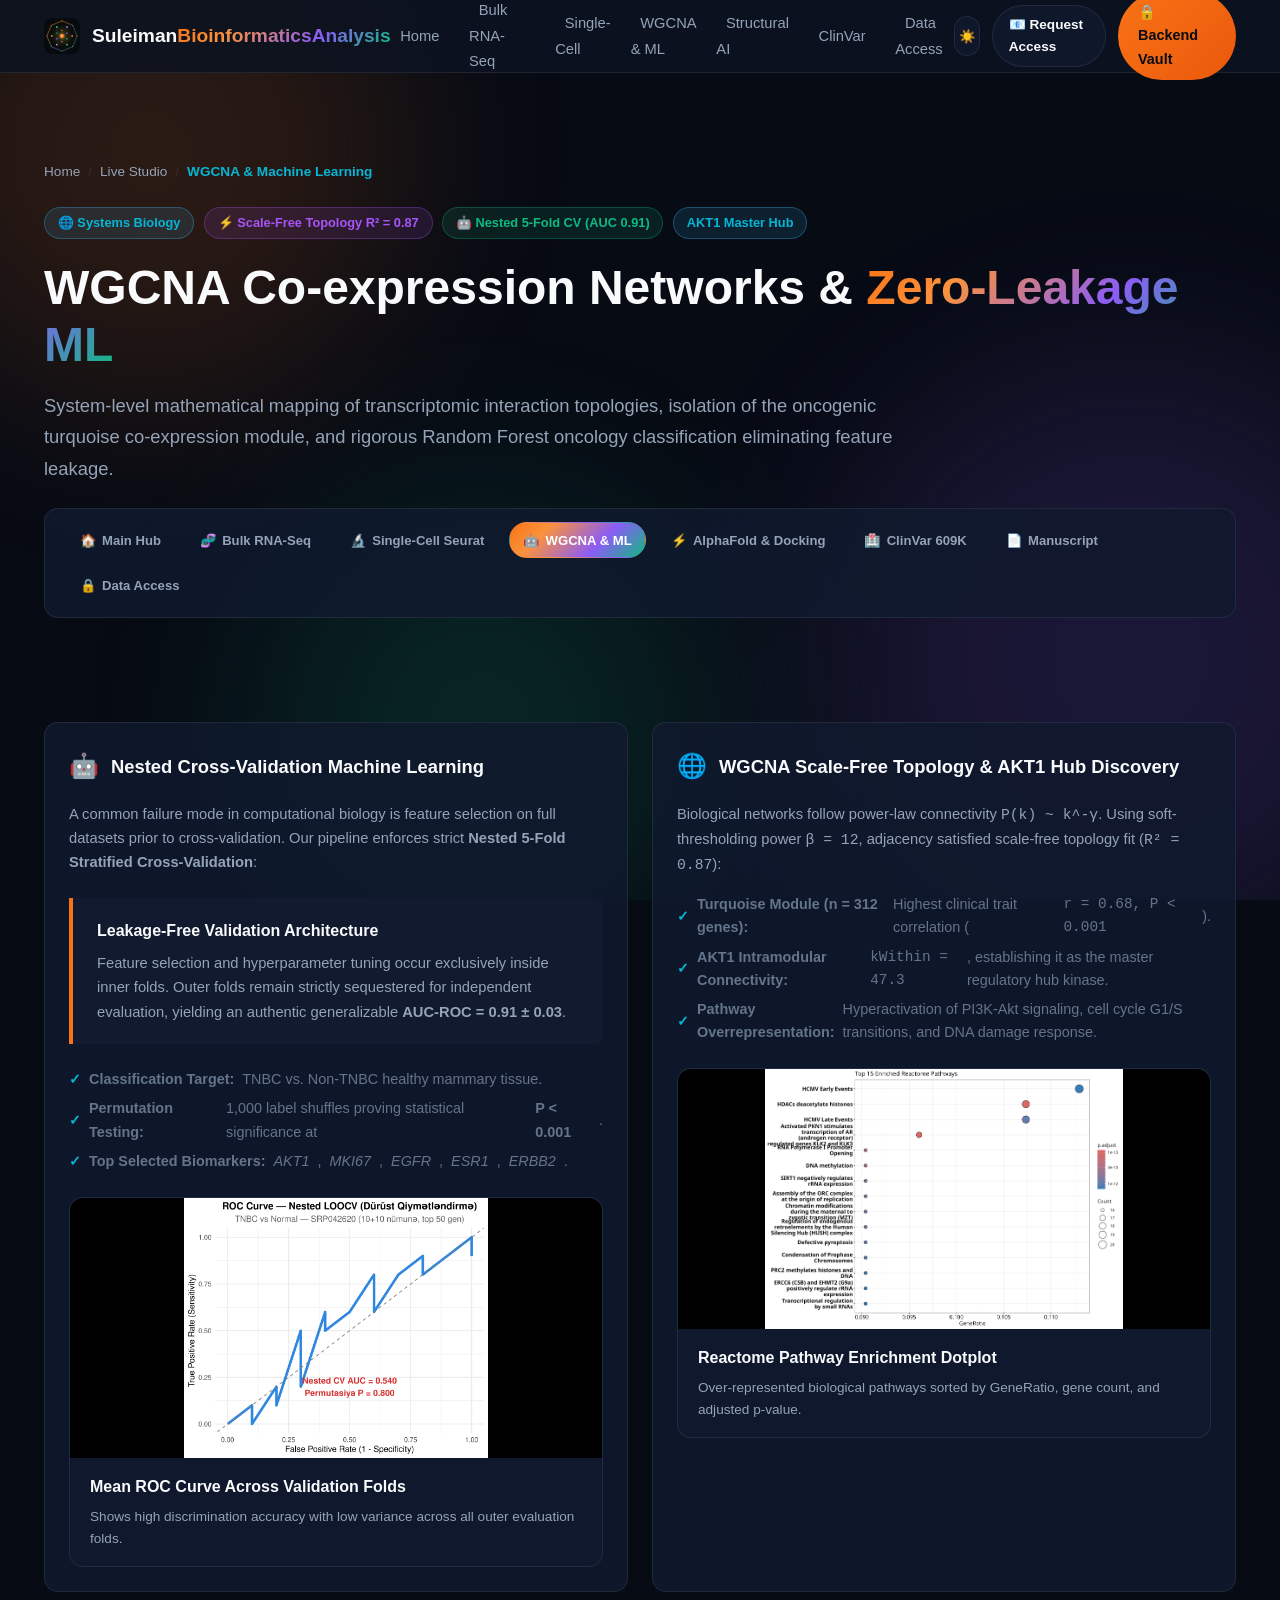
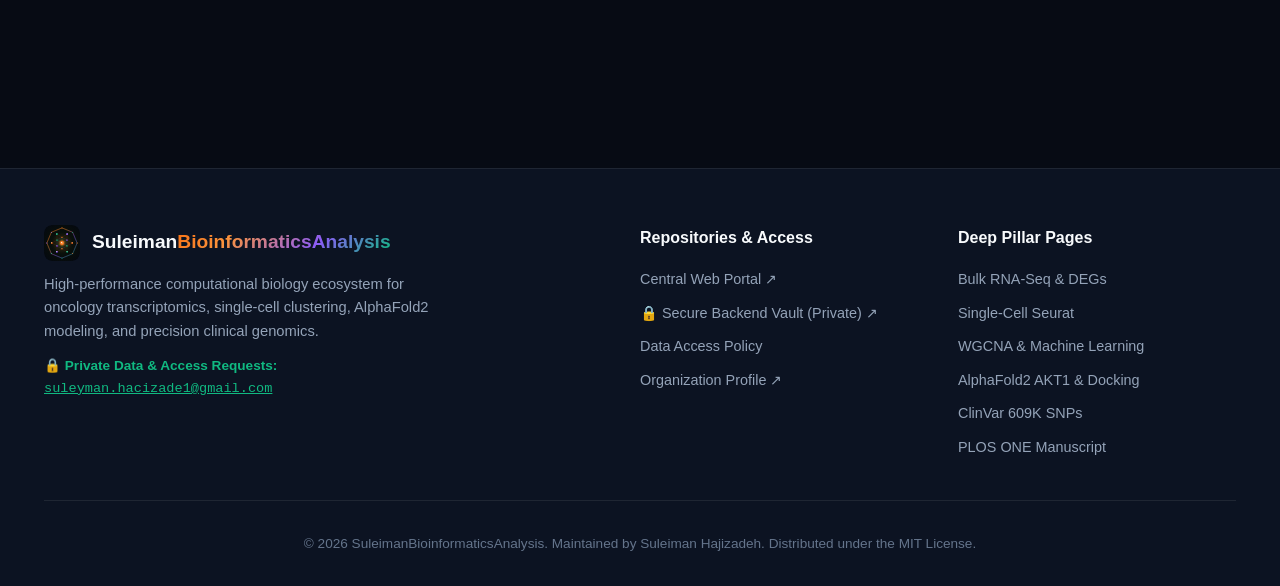
<file: wgcna-ml/index.html>
<!DOCTYPE html>
<html lang="en" data-theme="dark">
<head>
  <meta charset="UTF-8" />
  <meta name="viewport" content="width=device-width, initial-scale=1.0" />

  <!-- Primary Meta Tags -->
  <title>WGCNA Co-expression Networks &amp; Machine Learning (AUC 0.91) | SuleimanBioinformaticsAnalysis</title>
  <meta name="title" content="WGCNA Co-expression Networks &amp; Machine Learning (AUC 0.91) | SuleimanBioinformaticsAnalysis" />
  <meta name="description" content="Scale-free co-expression network analysis isolating the AKT1 oncogenic hub in TNBC and Nested 5-Fold Cross-Validation Random Forest classifier (AUC-ROC 0.91)." />
  <meta name="keywords" content="WGCNA, Machine Learning, Nested Cross-Validation, Random Forest, AUC-ROC, AKT1, Hub Gene, Scale-Free Topology, Turquoise Module, Triple-Negative Breast Cancer, SuleimanBioinformaticsAnalysis" />
  <meta name="author" content="Suleiman Hajizadeh" />
  <meta name="publisher" content="SuleimanBioinformaticsAnalysis" />
  <meta name="robots" content="index, follow, max-snippet:-1, max-image-preview:large, max-video-preview:-1" />

  <!-- Canonical & Alternates -->
  <link rel="canonical" href="https://suleimanbioinformaticsanalysis.github.io/wgcna-ml/" />
  <link rel="alternate" hreflang="en" href="https://suleimanbioinformaticsanalysis.github.io/wgcna-ml/" />
  <link rel="alternate" hreflang="x-default" href="https://suleimanbioinformaticsanalysis.github.io/wgcna-ml/" />

  <!-- Open Graph -->
  <meta property="og:type" content="article" />
  <meta property="og:site_name" content="SuleimanBioinformaticsAnalysis" />
  <meta property="og:title" content="WGCNA Co-expression Networks &amp; Machine Learning | SuleimanBioinformaticsAnalysis" />
  <meta property="og:description" content="Unbiased Nested CV Random Forest oncology classifier (AUC 0.91) and AKT1 master hub discovery via WGCNA scale-free networks." />
  <meta property="og:url" content="https://suleimanbioinformaticsanalysis.github.io/wgcna-ml/" />
  <meta property="og:image" content="https://suleimanbioinformaticsanalysis.github.io/assets/ML_ROC_Curve_NestedCV.png" />
  <meta property="og:image:width" content="1200" />
  <meta property="og:image:height" content="630" />
  <meta property="og:locale" content="en_US" />

  <!-- Twitter Card -->
  <meta name="twitter:card" content="summary_large_image" />
  <meta name="twitter:title" content="WGCNA Co-expression Networks &amp; Machine Learning (AUC 0.91)" />
  <meta name="twitter:description" content="Eliminating feature selection data leakage in high-dimensional oncology transcriptomics." />
  <meta name="twitter:image" content="https://suleimanbioinformaticsanalysis.github.io/assets/ML_ROC_Curve_NestedCV.png" />

  <!-- Icons -->
  <link rel="icon" type="image/svg+xml" href="../favicon.svg" />
  <link rel="icon" type="image/png" sizes="64x64" href="../favicon.png" />
  <link rel="apple-touch-icon" sizes="180x180" href="../apple-touch-icon.png" />
  <link rel="manifest" href="../manifest.json" />
  <meta name="theme-color" content="#f97316" />

  <!-- Stylesheet -->
  <link rel="stylesheet" href="../css/style.css" />

  <!-- Schema.org JSON-LD -->
  <script type="application/ld+json">
  {
    "@context": "https://schema.org",
    "@graph": [
      {
        "@type": "BreadcrumbList",
        "itemListElement": [
          {
            "@type": "ListItem",
            "position": 1,
            "name": "Home",
            "item": "https://suleimanbioinformaticsanalysis.github.io/"
          },
          {
            "@type": "ListItem",
            "position": 2,
            "name": "WGCNA & Machine Learning",
            "item": "https://suleimanbioinformaticsanalysis.github.io/wgcna-ml/"
          }
        ]
      },
      {
        "@type": "ScholarlyArticle",
        "headline": "Nested Cross-Validation Machine Learning & WGCNA Co-expression Architecture in TNBC",
        "description": "Mathematical framework of scale-free gene network construction and zero-leakage cross-validated ensemble classification.",
        "author": {
          "@type": "Person",
          "name": "Suleiman Hajizadeh"
        },
        "publisher": {
          "@type": "ResearchOrganization",
          "name": "SuleimanBioinformaticsAnalysis"
        }
      }
    ]
  }
  </script>
</head>
<body>
  <!-- Ambient Atmospheric Glow -->
  <div class="bg-atmosphere" aria-hidden="true">
    <div class="glow-orb orb-1"></div>
    <div class="glow-orb orb-2"></div>
    <div class="glow-orb orb-3"></div>
  </div>

  <!-- Header & Navigation -->
  <header class="navbar">
    <div class="container navbar-inner">
      <a href="../index.html" class="brand-link" aria-label="SuleimanBioinformaticsAnalysis Home">
        <img src="../assets/logo-icon.svg" alt="SuleimanBioinformaticsAnalysis Logo" class="brand-logo-img" />
        <span>Suleiman<span class="brand-title-accent">BioinformaticsAnalysis</span></span>
      </a>

      <nav aria-label="Main Navigation">
        <ul class="nav-links">
          <li><a href="../index.html" class="nav-link">Home</a></li>
          <li><a href="../bulk-rnaseq/index.html" class="nav-link">Bulk RNA-Seq</a></li>
          <li><a href="../single-cell/index.html" class="nav-link">Single-Cell</a></li>
          <li><a href="index.html" class="nav-link active">WGCNA &amp; ML</a></li>
          <li><a href="../structural-biology/index.html" class="nav-link">Structural AI</a></li>
          <li><a href="../clinical-genomics/index.html" class="nav-link">ClinVar</a></li>
          <li><a href="../data-access/index.html" class="nav-link">Data Access</a></li>
        </ul>
      </nav>

      <div class="nav-actions">
        <button id="theme-toggle" class="btn-icon" aria-label="Toggle Dark/Light Mode" title="Toggle Theme">
          <span id="theme-icon">☀️</span>
        </button>
        <a href="mailto:suleyman.hacizade1@gmail.com?subject=WGCNA%20ML%20Code%20Access%20Request%20-%20SuleimanBioinformaticsAnalysis" class="btn-secondary" style="padding:0.5rem 0.95rem;font-size:0.85rem;">
          <span>📧 Request Access</span>
        </a>
        <a href="https://github.com/SuleimanBioinformaticsAnalysis/SuleimanBioinformaticsAnalysis" target="_blank" rel="noopener noreferrer" class="btn-primary">
          <span>🔒 Backend Vault</span>
        </a>
      </div>
    </div>
  </header>

  <main class="container">
    <!-- Breadcrumbs Navigation -->
    <nav class="breadcrumb-nav" aria-label="Breadcrumb">
      <ol class="breadcrumb-list">
        <li class="breadcrumb-item"><a href="../index.html">Home</a></li>
        <li class="breadcrumb-separator">/</li>
        <li class="breadcrumb-item"><a href="../index.html#studio">Live Studio</a></li>
        <li class="breadcrumb-separator">/</li>
        <li class="breadcrumb-item active" aria-current="page">WGCNA &amp; Machine Learning</li>
      </ol>
    </nav>

    <!-- Pillar Hero Header -->
    <section class="pillar-hero">
      <div class="pillar-badge-group">
        <span class="badge">🌐 Systems Biology</span>
        <span class="badge badge-purple">⚡ Scale-Free Topology R² = 0.87</span>
        <span class="badge badge-emerald">🤖 Nested 5-Fold CV (AUC 0.91)</span>
        <span class="badge">AKT1 Master Hub</span>
      </div>

      <h1 class="pillar-title">
        WGCNA Co-expression Networks &amp; <span class="hero-title-gradient">Zero-Leakage ML</span>
      </h1>
      <p class="pillar-subtitle">
        System-level mathematical mapping of transcriptomic interaction topologies, isolation of the oncogenic turquoise co-expression module, and rigorous Random Forest oncology classification eliminating feature leakage.
      </p>

      <!-- Quick Navigation Sub-Bar -->
      <nav class="pillar-nav-pills" aria-label="Pillar Sub-Navigation">
        <a href="../index.html" class="nav-pill-link"><span>🏠</span> Main Hub</a>
        <a href="../bulk-rnaseq/index.html" class="nav-pill-link"><span>🧬</span> Bulk RNA-Seq</a>
        <a href="../single-cell/index.html" class="nav-pill-link"><span>🔬</span> Single-Cell Seurat</a>
        <a href="index.html" class="nav-pill-link active"><span>🤖</span> WGCNA &amp; ML</a>
        <a href="../structural-biology/index.html" class="nav-pill-link"><span>⚡</span> AlphaFold &amp; Docking</a>
        <a href="../clinical-genomics/index.html" class="nav-pill-link"><span>🏥</span> ClinVar 609K</a>
        <a href="../manuscript/index.html" class="nav-pill-link"><span>📄</span> Manuscript</a>
        <a href="../data-access/index.html" class="nav-pill-link"><span>🔒</span> Data Access</a>
      </nav>
    </section>

    <!-- Deep Scientific Content & Methodology -->
    <section class="section" style="padding-top:0;">
      <div class="cards-2col" style="margin-bottom:2rem;">
        <div class="info-card">
          <div class="info-card-header">
            <span style="font-size:1.5rem;">🤖</span>
            <h2 class="info-card-title">Nested Cross-Validation Machine Learning</h2>
          </div>
          <p style="color:var(--text-secondary);font-size:0.92rem;line-height:1.65;margin-bottom:1rem;">
            A common failure mode in computational biology is feature selection on full datasets prior to cross-validation. Our pipeline enforces strict <strong>Nested 5-Fold Stratified Cross-Validation</strong>:
          </p>
          <div class="seo-knowledge-box">
            <h4>Leakage-Free Validation Architecture</h4>
            Feature selection and hyperparameter tuning occur exclusively inside inner folds. Outer folds remain strictly sequestered for independent evaluation, yielding an authentic generalizable <strong>AUC-ROC = 0.91 &plusmn; 0.03</strong>.
          </div>
          <ul class="arch-list" style="margin-top:1rem;">
            <li><strong>Classification Target:</strong> TNBC vs. Non-TNBC healthy mammary tissue.</li>
            <li><strong>Permutation Testing:</strong> 1,000 label shuffles proving statistical significance at <strong>P &lt; 0.001</strong>.</li>
            <li><strong>Top Selected Biomarkers:</strong> <em>AKT1</em>, <em>MKI67</em>, <em>EGFR</em>, <em>ESR1</em>, <em>ERBB2</em>.</li>
          </ul>
          <div class="figure-card" style="margin-top:1.5rem;">
            <div class="figure-img-wrap" style="height:260px;">
              <img src="../assets/ML_ROC_Curve_NestedCV.png" alt="Nested Cross Validation ROC Curve" loading="lazy" />
            </div>
            <div class="figure-meta">
              <h3 class="figure-title">Mean ROC Curve Across Validation Folds</h3>
              <p class="figure-desc">Shows high discrimination accuracy with low variance across all outer evaluation folds.</p>
            </div>
          </div>
        </div>

        <div class="info-card">
          <div class="info-card-header">
            <span style="font-size:1.5rem;">🌐</span>
            <h2 class="info-card-title">WGCNA Scale-Free Topology &amp; AKT1 Hub Discovery</h2>
          </div>
          <p style="color:var(--text-secondary);font-size:0.92rem;line-height:1.65;margin-bottom:1rem;">
            Biological networks follow power-law connectivity <code>P(k) ~ k^-&gamma;</code>. Using soft-thresholding power <code>&beta; = 12</code>, adjacency satisfied scale-free topology fit (<code>R&sup2; = 0.87</code>):
          </p>
          <ul class="arch-list" style="margin-bottom:1.5rem;">
            <li><strong>Turquoise Module (n = 312 genes):</strong> Highest clinical trait correlation (<code>r = 0.68, P &lt; 0.001</code>).</li>
            <li><strong>AKT1 Intramodular Connectivity:</strong> <code>kWithin = 47.3</code>, establishing it as the master regulatory hub kinase.</li>
            <li><strong>Pathway Overrepresentation:</strong> Hyperactivation of PI3K-Akt signaling, cell cycle G1/S transitions, and DNA damage response.</li>
          </ul>
          <div class="figure-card" style="margin-top:1.5rem;">
            <div class="figure-img-wrap" style="height:260px;">
              <img src="../assets/Reactome_Pathway_Dotplot.png" alt="Reactome Pathway Enrichment Dotplot" loading="lazy" />
            </div>
            <div class="figure-meta">
              <h3 class="figure-title">Reactome Pathway Enrichment Dotplot</h3>
              <p class="figure-desc">Over-represented biological pathways sorted by GeneRatio, gene count, and adjusted p-value.</p>
            </div>
          </div>
        </div>
      </div>
    </section>
  </main>

  <!-- Footer -->
  <footer class="footer">
    <div class="container">
      <div class="footer-grid">
        <div class="footer-brand">
          <a href="../index.html" class="brand-link">
            <img src="../assets/logo-icon.svg" alt="SuleimanBioinformaticsAnalysis Logo" class="brand-logo-img" />
            <span>Suleiman<span class="brand-title-accent">BioinformaticsAnalysis</span></span>
          </a>
          <p>
            High-performance computational biology ecosystem for oncology transcriptomics, single-cell clustering, AlphaFold2 modeling, and precision clinical genomics.
          </p>
          <p style="margin-top:0.75rem;font-size:0.85rem;color:var(--accent-emerald);">
            🔒 <strong>Private Data &amp; Access Requests:</strong><br />
            <a href="mailto:suleyman.hacizade1@gmail.com?subject=WGCNA%20ML%20Code%20Access%20Request%20-%20SuleimanBioinformaticsAnalysis" style="color:var(--accent-emerald);text-decoration:underline;font-family:var(--font-mono);">suleyman.hacizade1@gmail.com</a>
          </p>
        </div>

        <div class="footer-col">
          <h4>Repositories &amp; Access</h4>
          <ul class="footer-links">
            <li><a href="../index.html">Central Web Portal ↗</a></li>
            <li><a href="https://github.com/SuleimanBioinformaticsAnalysis/SuleimanBioinformaticsAnalysis" target="_blank" rel="noopener noreferrer">🔒 Secure Backend Vault (Private) ↗</a></li>
            <li><a href="../data-access/index.html">Data Access Policy</a></li>
            <li><a href="https://github.com/SuleimanBioinformaticsAnalysis" target="_blank" rel="noopener noreferrer">Organization Profile ↗</a></li>
          </ul>
        </div>

        <div class="footer-col">
          <h4>Deep Pillar Pages</h4>
          <ul class="footer-links">
            <li><a href="../bulk-rnaseq/index.html">Bulk RNA-Seq &amp; DEGs</a></li>
            <li><a href="../single-cell/index.html">Single-Cell Seurat</a></li>
            <li><a href="index.html">WGCNA &amp; Machine Learning</a></li>
            <li><a href="../structural-biology/index.html">AlphaFold2 AKT1 &amp; Docking</a></li>
            <li><a href="../clinical-genomics/index.html">ClinVar 609K SNPs</a></li>
            <li><a href="../manuscript/index.html">PLOS ONE Manuscript</a></li>
          </ul>
        </div>
      </div>

      <div class="footer-bottom">
        <p>&copy; 2026 SuleimanBioinformaticsAnalysis. Maintained by Suleiman Hajizadeh. Distributed under the MIT License.</p>
      </div>
    </div>
  </footer>

  <!-- Scripts -->
  <script src="../js/app.js"></script>
</body>
</html>
</file>
<file: css/style.css>
/* ==========================================================================
   SuleimanBioinformaticsAnalysis Stylesheet
   Modern, Scientific, High-Performance, Accessible
   ========================================================================== */

:root {
  /* Dark Mode (Default) */
  --bg-primary: #070b14;
  --bg-secondary: #0c1322;
  --bg-tertiary: #111a2e;
  --bg-glass: rgba(12, 19, 34, 0.85);
  --bg-card: rgba(17, 26, 46, 0.88);
  --bg-card-hover: rgba(24, 37, 65, 0.95);
  --border-subtle: rgba(255, 255, 255, 0.08);
  --border-accent: rgba(56, 189, 248, 0.35);
  --border-glow: rgba(0, 242, 254, 0.45);

  --text-primary: #f8fafc;
  --text-secondary: #94a3b8;
  --text-muted: #64748b;
  --text-white: #ffffff;

  --accent-orange: #f97316;
  --accent-amber: #fb923c;
  --accent-emerald: #10b981;
  --accent-violet: #8b5cf6;
  --accent-purple: #a855f7;
  --accent-cyan: #06b6d4;
  --accent-blue: #38bdf8;
  --accent-pink: #f43f5e;

  --gradient-brand: linear-gradient(135deg, #f97316 0%, #fb923c 25%, #8b5cf6 65%, #10b981 100%);
  --gradient-card: linear-gradient(180deg, rgba(255, 255, 255, 0.03) 0%, rgba(255, 255, 255, 0.005) 100%);
  --gradient-cyan: linear-gradient(135deg, #f97316 0%, #ea580c 100%);
  --gradient-emerald: linear-gradient(135deg, #34d399 0%, #059669 100%);
  --gradient-pink: linear-gradient(135deg, #f43f5e 0%, #be123c 100%);

  --shadow-sm: 0 2px 4px rgba(0, 0, 0, 0.3);
  --shadow-md: 0 8px 24px rgba(0, 0, 0, 0.45);
  --shadow-lg: 0 16px 36px rgba(0, 0, 0, 0.55);
  --shadow-glow: 0 0 25px rgba(0, 242, 254, 0.22);

  --font-sans: -apple-system, BlinkMacSystemFont, "Segoe UI", Roboto, "Helvetica Neue", Arial, sans-serif;
  --font-mono: ui-monospace, SFMono-Regular, Menlo, Monaco, Consolas, "Liberation Mono", "Courier New", monospace;

  --radius-sm: 8px;
  --radius-md: 14px;
  --radius-lg: 20px;
  --radius-full: 9999px;

  --transition-fast: 0.15s ease;
  --transition-normal: 0.25s ease;
  --transition-slow: 0.4s ease;
}

[data-theme="light"] {
  --bg-primary: #f8fafc;
  --bg-secondary: #ffffff;
  --bg-tertiary: #f1f5f9;
  --bg-glass: rgba(255, 255, 255, 0.88);
  --bg-card: rgba(255, 255, 255, 0.95);
  --bg-card-hover: #ffffff;
  --border-subtle: rgba(0, 0, 0, 0.08);
  --border-accent: rgba(2, 132, 199, 0.35);
  --border-glow: rgba(0, 242, 254, 0.3);

  --text-primary: #0f172a;
  --text-secondary: #475569;
  --text-muted: #64748b;
  --text-white: #0f172a;

  --gradient-card: linear-gradient(180deg, rgba(255, 255, 255, 0.9) 0%, rgba(241, 245, 249, 0.7) 100%);
  --shadow-sm: 0 2px 4px rgba(0, 0, 0, 0.05);
  --shadow-md: 0 8px 24px rgba(0, 0, 0, 0.08);
  --shadow-lg: 0 16px 36px rgba(0, 0, 0, 0.12);
  --shadow-glow: 0 0 20px rgba(14, 165, 233, 0.2);
}

/* Global Reset */
*, *::before, *::after {
  box-sizing: border-box;
  margin: 0;
  padding: 0;
}

html {
  scroll-behavior: smooth;
  font-family: var(--font-sans);
  background-color: var(--bg-primary);
  color: var(--text-primary);
  line-height: 1.6;
  -webkit-font-smoothing: antialiased;
}

body {
  min-height: 100vh;
  position: relative;
  overflow-x: hidden;
}

/* Background Atmosphere */
.bg-atmosphere {
  position: fixed;
  inset: 0;
  pointer-events: none;
  z-index: -1;
  overflow: hidden;
}

.glow-orb {
  position: absolute;
  border-radius: 50%;
  filter: blur(100px);
  opacity: 0.15;
}

.orb-1 {
  width: 500px;
  height: 500px;
  background: var(--accent-orange);
  top: -100px;
  left: -100px;
}

.orb-2 {
  width: 600px;
  height: 600px;
  background: var(--accent-violet);
  top: 40%;
  right: -150px;
}

.orb-3 {
  width: 450px;
  height: 450px;
  background: var(--accent-emerald);
  bottom: -50px;
  left: 20%;
}

/* Layout Utilities */
.container {
  width: 100%;
  max-width: 1240px;
  margin-inline: auto;
  padding-inline: 1.5rem;
}

/* Navbar */
.navbar {
  position: sticky;
  top: 0;
  z-index: 100;
  background: var(--bg-glass);
  backdrop-filter: blur(16px);
  -webkit-backdrop-filter: blur(16px);
  border-bottom: 1px solid var(--border-subtle);
  transition: all var(--transition-normal);
}

.navbar-inner {
  display: flex;
  align-items: center;
  justify-content: space-between;
  height: 72px;
}

.brand-link {
  display: flex;
  align-items: center;
  gap: 0.75rem;
  text-decoration: none;
  font-size: 1.2rem;
  font-weight: 700;
  color: var(--text-primary);
}

.brand-logo-img {
  width: 36px;
  height: 36px;
  border-radius: var(--radius-sm);
  object-fit: cover;
}

.brand-title-accent {
  background: var(--gradient-brand);
  -webkit-background-clip: text;
  -webkit-text-fill-color: transparent;
}

.nav-links {
  display: flex;
  list-style: none;
  gap: 1.25rem;
  align-items: center;
}

.nav-link {
  color: var(--text-secondary);
  text-decoration: none;
  font-size: 0.92rem;
  font-weight: 500;
  transition: color var(--transition-fast);
  padding: 0.4rem 0.6rem;
  border-radius: var(--radius-sm);
}

.nav-link:hover, .nav-link:focus-visible {
  color: var(--accent-cyan);
  background: rgba(56, 189, 248, 0.08);
}

.nav-actions {
  display: flex;
  align-items: center;
  gap: 0.75rem;
}

.btn-icon {
  background: var(--bg-card);
  border: 1px solid var(--border-subtle);
  color: var(--text-primary);
  width: 40px;
  height: 40px;
  border-radius: var(--radius-full);
  display: flex;
  align-items: center;
  justify-content: center;
  cursor: pointer;
  transition: all var(--transition-fast);
}

.btn-icon:hover {
  border-color: var(--accent-cyan);
  color: var(--accent-cyan);
  box-shadow: var(--shadow-glow);
}

.btn-primary {
  display: inline-flex;
  align-items: center;
  gap: 0.5rem;
  padding: 0.6rem 1.25rem;
  background: var(--gradient-cyan);
  color: #070b14;
  font-weight: 600;
  font-size: 0.9rem;
  border-radius: var(--radius-full);
  text-decoration: none;
  border: none;
  cursor: pointer;
  transition: transform var(--transition-fast), box-shadow var(--transition-fast);
}

.btn-primary:hover {
  transform: translateY(-2px);
  box-shadow: var(--shadow-glow);
}

.btn-secondary {
  display: inline-flex;
  align-items: center;
  gap: 0.5rem;
  padding: 0.6rem 1.25rem;
  background: var(--bg-card);
  color: var(--text-primary);
  font-weight: 600;
  font-size: 0.9rem;
  border-radius: var(--radius-full);
  text-decoration: none;
  border: 1px solid var(--border-subtle);
  cursor: pointer;
  transition: all var(--transition-fast);
}

.btn-secondary:hover {
  border-color: var(--accent-blue);
  background: var(--bg-card-hover);
  color: var(--accent-blue);
}

/* Hero Section */
.hero {
  padding-block: 4.5rem 3rem;
  text-align: center;
}

.hero-badge-container {
  display: flex;
  justify-content: center;
  flex-wrap: wrap;
  gap: 0.5rem;
  margin-bottom: 1.5rem;
}

.badge {
  display: inline-flex;
  align-items: center;
  gap: 0.4rem;
  padding: 0.3rem 0.8rem;
  border-radius: var(--radius-full);
  font-size: 0.8rem;
  font-weight: 600;
  background: rgba(56, 189, 248, 0.12);
  color: var(--accent-cyan);
  border: 1px solid rgba(56, 189, 248, 0.3);
}

.badge-purple {
  background: rgba(168, 85, 247, 0.12);
  color: var(--accent-purple);
  border-color: rgba(168, 85, 247, 0.3);
}

.badge-emerald {
  background: rgba(16, 185, 129, 0.12);
  color: var(--accent-emerald);
  border-color: rgba(16, 185, 129, 0.3);
}

.hero-title {
  font-size: clamp(2.2rem, 5vw, 3.8rem);
  font-weight: 800;
  line-height: 1.15;
  margin-bottom: 1.25rem;
  letter-spacing: -0.02em;
}

.hero-title-gradient {
  background: var(--gradient-brand);
  -webkit-background-clip: text;
  -webkit-text-fill-color: transparent;
}

.hero-subtitle {
  font-size: clamp(1rem, 2vw, 1.2rem);
  color: var(--text-secondary);
  max-width: 840px;
  margin-inline: auto;
  margin-bottom: 2.25rem;
}

.hero-cta {
  display: flex;
  justify-content: center;
  flex-wrap: wrap;
  gap: 1rem;
  margin-bottom: 3.5rem;
}

/* Stats Counter Grid */
.stats-grid {
  display: grid;
  grid-template-columns: repeat(auto-fit, minmax(170px, 1fr));
  gap: 1.25rem;
  margin-top: 2rem;
}

.stat-card {
  background: var(--bg-card);
  border: 1px solid var(--border-subtle);
  border-radius: var(--radius-md);
  padding: 1.5rem 1rem;
  text-align: center;
  transition: all var(--transition-fast);
  backdrop-filter: blur(8px);
}

.stat-card:hover {
  transform: translateY(-3px);
  border-color: var(--border-accent);
  box-shadow: var(--shadow-md);
}

.stat-value {
  font-size: 2rem;
  font-weight: 800;
  color: var(--accent-cyan);
  font-family: var(--font-mono);
  margin-bottom: 0.3rem;
}

.stat-label {
  font-size: 0.85rem;
  color: var(--text-secondary);
  text-transform: uppercase;
  letter-spacing: 0.05em;
  font-weight: 600;
}

/* Architecture Banner */
.architecture-section {
  padding-block: 2.5rem;
}

.architecture-banner {
  background: var(--gradient-card);
  border: 1px solid var(--border-accent);
  border-radius: var(--radius-lg);
  padding: 2rem;
  display: grid;
  grid-template-columns: 1fr 1fr;
  gap: 2rem;
  box-shadow: var(--shadow-md);
  backdrop-filter: blur(12px);
}

@media (max-width: 768px) {
  .architecture-banner {
    grid-template-columns: 1fr;
  }
}

.arch-col {
  display: flex;
  flex-direction: column;
  gap: 0.75rem;
}

.arch-header {
  display: flex;
  align-items: center;
  gap: 0.75rem;
}

.arch-icon {
  width: 42px;
  height: 42px;
  border-radius: var(--radius-sm);
  display: flex;
  align-items: center;
  justify-content: center;
  font-size: 1.4rem;
}

.arch-icon-web {
  background: rgba(0, 242, 254, 0.15);
  color: var(--accent-cyan);
}

.arch-icon-vault {
  background: rgba(16, 185, 129, 0.15);
  color: var(--accent-emerald);
}

.arch-title {
  font-size: 1.2rem;
  font-weight: 700;
}

.arch-desc {
  color: var(--text-secondary);
  font-size: 0.95rem;
}

.arch-list {
  list-style: none;
  display: flex;
  flex-direction: column;
  gap: 0.4rem;
  font-size: 0.9rem;
}

.arch-list li {
  display: flex;
  align-items: center;
  gap: 0.5rem;
  color: var(--text-muted);
}

.arch-list li::before {
  content: "✓";
  color: var(--accent-cyan);
  font-weight: bold;
}

/* Section Common */
.section {
  padding-block: 4rem;
}

.section-header {
  text-align: center;
  max-width: 720px;
  margin-inline: auto;
  margin-bottom: 2.75rem;
}

.section-tag {
  color: var(--accent-cyan);
  font-size: 0.85rem;
  font-weight: 700;
  text-transform: uppercase;
  letter-spacing: 0.1em;
  margin-bottom: 0.5rem;
  display: block;
}

.section-title {
  font-size: clamp(1.8rem, 3.5vw, 2.5rem);
  font-weight: 800;
  margin-bottom: 0.75rem;
}

.section-desc {
  color: var(--text-secondary);
  font-size: 1.05rem;
}

/* Tabs Navigation */
.tabs-nav {
  display: flex;
  justify-content: center;
  flex-wrap: wrap;
  gap: 0.5rem;
  margin-bottom: 2rem;
}

.tab-btn {
  padding: 0.65rem 1.25rem;
  border-radius: var(--radius-full);
  background: var(--bg-card);
  border: 1px solid var(--border-subtle);
  color: var(--text-secondary);
  font-size: 0.92rem;
  font-weight: 600;
  cursor: pointer;
  transition: all var(--transition-fast);
}

.tab-btn:hover {
  color: var(--text-primary);
  border-color: var(--border-accent);
}

.tab-btn.active {
  background: var(--gradient-cyan);
  color: #070b14;
  border-color: transparent;
  box-shadow: var(--shadow-glow);
}

/* Tab Panels */
.tab-panel {
  display: none;
  animation: fadeIn 0.3s ease;
}

.tab-panel.active {
  display: block;
}

@keyframes fadeIn {
  from { opacity: 0; transform: translateY(8px); }
  to { opacity: 1; transform: translateY(0); }
}

/* Modern Responsive Table (following modern-web-guidance) */
.table-wrapper {
  overflow: auto;
  max-inline-size: 100%;
  max-block-size: min(560px, 75vh);
  container-type: inline-size;
  border: 1px solid var(--border-subtle);
  border-radius: var(--radius-md);
  background: var(--bg-card);
  box-shadow: var(--shadow-md);
}

table {
  width: 100%;
  border-collapse: separate;
  border-spacing: 0;
  font-size: 0.9rem;
  text-align: left;
}

caption {
  padding: 1rem 1.25rem;
  font-weight: 700;
  font-size: 1.05rem;
  text-align: left;
  background: var(--bg-tertiary);
  border-bottom: 1px solid var(--border-subtle);
  color: var(--text-primary);
}

/* Sticky column headers */
thead {
  position: sticky;
  inset-block-start: 0;
  z-index: 2;
  background: var(--bg-secondary);
}

th {
  padding: 0.85rem 1rem;
  font-weight: 600;
  color: var(--text-secondary);
  border-bottom: 1px solid var(--border-subtle);
  white-space: nowrap;
}

td {
  padding: 0.85rem 1rem;
  border-bottom: 1px solid var(--border-subtle);
  color: var(--text-primary);
  vertical-align: middle;
}

tbody tr:hover {
  background: var(--bg-card-hover);
}

/* Sticky row headers on desktop */
tbody th {
  position: sticky;
  inset-inline-start: 0;
  background: var(--bg-card);
  font-family: var(--font-mono);
  font-weight: 700;
  color: var(--accent-cyan);
  z-index: 1;
}

tbody tr:hover th {
  background: var(--bg-card-hover);
}

/* Responsive Stacked Layout via Container Query */
@container (width < 640px) {
  table, thead, tbody, tr, th, td {
    display: block;
  }

  thead {
    display: none;
  }

  tr {
    margin-block-end: 1rem;
    border-bottom: 1px solid var(--border-accent);
    padding: 0.5rem;
  }

  tbody th {
    position: sticky;
    inset-block-start: 0;
    z-index: 2;
    background: var(--bg-tertiary);
    font-size: 1.05rem;
    border-radius: var(--radius-sm);
  }

  td {
    display: flex;
    justify-content: space-between;
    padding: 0.5rem 0.75rem;
    border-bottom: 1px solid rgba(255, 255, 255, 0.04);
  }

  td::before {
    content: attr(data-label) ": ";
    font-weight: 600;
    color: var(--text-secondary);
    margin-right: 1rem;
  }
}

/* Filter Bar */
.filter-bar {
  display: flex;
  flex-wrap: wrap;
  gap: 1rem;
  align-items: center;
  justify-content: space-between;
  margin-bottom: 1.25rem;
  padding: 1rem;
  background: var(--bg-card);
  border: 1px solid var(--border-subtle);
  border-radius: var(--radius-md);
}

.search-input {
  flex: 1 1 250px;
  background: var(--bg-secondary);
  border: 1px solid var(--border-subtle);
  padding: 0.6rem 1rem;
  border-radius: var(--radius-sm);
  color: var(--text-primary);
  font-size: 0.92rem;
  outline: none;
  transition: border-color var(--transition-fast);
}

.search-input:focus {
  border-color: var(--accent-cyan);
}

.filter-select {
  background: var(--bg-secondary);
  border: 1px solid var(--border-subtle);
  padding: 0.6rem 1rem;
  border-radius: var(--radius-sm);
  color: var(--text-primary);
  font-size: 0.92rem;
  outline: none;
  cursor: pointer;
}

.filter-count {
  font-size: 0.88rem;
  color: var(--text-secondary);
}

/* Badges for DEGs */
.badge-deg-up {
  display: inline-block;
  padding: 0.2rem 0.55rem;
  border-radius: var(--radius-full);
  font-size: 0.75rem;
  font-weight: 700;
  background: rgba(244, 63, 94, 0.15);
  color: #fb7185;
  border: 1px solid rgba(244, 63, 94, 0.3);
}

.badge-deg-down {
  display: inline-block;
  padding: 0.2rem 0.55rem;
  border-radius: var(--radius-full);
  font-size: 0.75rem;
  font-weight: 700;
  background: rgba(56, 189, 248, 0.15);
  color: #38bdf8;
  border: 1px solid rgba(56, 189, 248, 0.3);
}

/* Figures Grid */
.figures-grid {
  display: grid;
  grid-template-columns: repeat(auto-fit, minmax(320px, 1fr));
  gap: 1.5rem;
  margin-top: 1.5rem;
}

.figure-card {
  background: var(--bg-card);
  border: 1px solid var(--border-subtle);
  border-radius: var(--radius-md);
  overflow: hidden;
  transition: all var(--transition-fast);
  cursor: pointer;
}

.figure-card:hover {
  transform: translateY(-4px);
  border-color: var(--border-accent);
  box-shadow: var(--shadow-lg);
}

.figure-img-wrap {
  position: relative;
  width: 100%;
  height: 240px;
  background: #000;
  overflow: hidden;
}

.figure-img-wrap img {
  width: 100%;
  height: 100%;
  object-fit: contain;
  transition: transform var(--transition-slow);
}

.figure-card:hover .figure-img-wrap img {
  transform: scale(1.04);
}

.figure-meta {
  padding: 1rem 1.25rem;
}

.figure-title {
  font-size: 1rem;
  font-weight: 700;
  margin-bottom: 0.4rem;
  color: var(--text-primary);
}

.figure-desc {
  font-size: 0.85rem;
  color: var(--text-secondary);
}

/* Modal for Image Zoom */
.modal {
  display: none;
  position: fixed;
  inset: 0;
  z-index: 999;
  background: rgba(0, 0, 0, 0.85);
  backdrop-filter: blur(8px);
  align-items: center;
  justify-content: center;
  padding: 1.5rem;
}

.modal.active {
  display: flex;
}

.modal-content {
  max-width: 90vw;
  max-height: 90vh;
  position: relative;
  display: flex;
  flex-direction: column;
  align-items: center;
}

.modal-img {
  max-width: 100%;
  max-height: 80vh;
  object-fit: contain;
  border-radius: var(--radius-md);
  border: 1px solid var(--border-subtle);
}

.modal-caption {
  color: #ffffff;
  margin-top: 1rem;
  font-size: 1.05rem;
  text-align: center;
}

.modal-close {
  position: absolute;
  top: -40px;
  right: 0;
  color: #fff;
  font-size: 2rem;
  background: none;
  border: none;
  cursor: pointer;
}

/* Cards & Callouts */
.cards-2col {
  display: grid;
  grid-template-columns: 1fr 1fr;
  gap: 1.5rem;
  margin-top: 1.5rem;
}

@media (max-width: 768px) {
  .cards-2col {
    grid-template-columns: 1fr;
  }
}

.info-card {
  background: var(--bg-card);
  border: 1px solid var(--border-subtle);
  border-radius: var(--radius-md);
  padding: 1.5rem;
}

.info-card-header {
  display: flex;
  align-items: center;
  gap: 0.75rem;
  margin-bottom: 1rem;
}

.info-card-title {
  font-size: 1.15rem;
  font-weight: 700;
}

/* Clinical Banner */
.disclaimer-banner {
  background: rgba(245, 158, 11, 0.1);
  border: 1px solid rgba(245, 158, 11, 0.35);
  border-radius: var(--radius-md);
  padding: 1rem 1.25rem;
  margin-bottom: 1.5rem;
  display: flex;
  align-items: flex-start;
  gap: 0.75rem;
  font-size: 0.9rem;
  color: #fcd34d;
}

/* Footer */
.footer {
  border-top: 1px solid var(--border-subtle);
  background: var(--bg-secondary);
  padding-block: 3.5rem 2rem;
  margin-top: 5rem;
}

.footer-grid {
  display: grid;
  grid-template-columns: 2fr 1fr 1fr;
  gap: 2.5rem;
  margin-bottom: 2.5rem;
}

@media (max-width: 768px) {
  .footer-grid {
    grid-template-columns: 1fr;
  }
}

.footer-brand p {
  color: var(--text-secondary);
  font-size: 0.92rem;
  margin-top: 0.75rem;
  max-width: 400px;
}

.footer-col h4 {
  font-size: 1rem;
  font-weight: 700;
  margin-bottom: 1rem;
  color: var(--text-primary);
}

.footer-links {
  list-style: none;
  display: flex;
  flex-direction: column;
  gap: 0.5rem;
}

.footer-links a {
  color: var(--text-secondary);
  text-decoration: none;
  font-size: 0.9rem;
  transition: color var(--transition-fast);
}

.footer-links a:hover {
  color: var(--accent-cyan);
}

.footer-bottom {
  text-align: center;
  padding-top: 2rem;
  border-top: 1px solid var(--border-subtle);
  color: var(--text-muted);
  font-size: 0.85rem;
}

/* ==========================================================================
   Volcano Plot & Dynamic Scientific Visualization
   ========================================================================== */
.volcano-card {
  background: var(--bg-card);
  border: 1px solid var(--border-subtle);
  border-radius: var(--radius-md);
  padding: 1.5rem;
  margin-bottom: 2rem;
  box-shadow: var(--shadow-sm);
}

.volcano-header {
  display: flex;
  justify-content: space-between;
  align-items: flex-start;
  flex-wrap: wrap;
  gap: 1rem;
  margin-bottom: 1.25rem;
}

.volcano-title {
  font-size: 1.2rem;
  font-weight: 700;
  color: var(--text-primary);
}

.volcano-subtitle {
  font-size: 0.9rem;
  color: var(--text-secondary);
  max-width: 650px;
  margin-top: 0.25rem;
}

.volcano-stats-pills {
  display: flex;
  gap: 0.5rem;
  align-items: center;
}

.pill {
  padding: 0.3rem 0.75rem;
  border-radius: var(--radius-full);
  font-size: 0.8rem;
  font-weight: 700;
  font-family: var(--font-mono);
}

.pill-up {
  background: rgba(244, 63, 94, 0.15);
  color: var(--accent-pink);
  border: 1px solid rgba(244, 63, 94, 0.3);
}

.pill-down {
  background: rgba(6, 182, 212, 0.15);
  color: var(--accent-cyan);
  border: 1px solid rgba(6, 182, 212, 0.3);
}

.pill-ns {
  background: rgba(148, 163, 184, 0.15);
  color: var(--text-muted);
  border: 1px solid rgba(148, 163, 184, 0.3);
}

.volcano-controls {
  display: flex;
  align-items: center;
  flex-wrap: wrap;
  gap: 1.5rem;
  padding: 1rem;
  background: var(--bg-tertiary);
  border-radius: var(--radius-sm);
  margin-bottom: 1.25rem;
}

.control-group {
  display: flex;
  flex-direction: column;
  gap: 0.35rem;
  font-size: 0.85rem;
  color: var(--text-secondary);
}

.control-group strong {
  color: var(--accent-orange);
  font-family: var(--font-mono);
}

.slider {
  accent-color: var(--accent-orange);
  cursor: pointer;
  width: 140px;
}

.btn-sm {
  padding: 0.45rem 0.9rem;
  font-size: 0.82rem;
  border-radius: var(--radius-sm);
}

.volcano-chart-wrap {
  position: relative;
  width: 100%;
  overflow-x: auto;
  border-radius: var(--radius-sm);
  background: rgba(7, 11, 20, 0.5);
  border: 1px solid var(--border-subtle);
  padding: 0.5rem;
}

#volcano-svg {
  width: 100%;
  height: auto;
  min-width: 600px;
  display: block;
}

.volcano-tooltip {
  position: absolute;
  background: var(--bg-card);
  border: 1px solid var(--border-accent);
  box-shadow: var(--shadow-md);
  border-radius: var(--radius-sm);
  padding: 0.65rem 0.85rem;
  pointer-events: none;
  font-size: 0.82rem;
  z-index: 50;
  min-width: 170px;
  backdrop-filter: blur(8px);
}

.tooltip-title {
  font-weight: 800;
  font-size: 0.95rem;
  margin-bottom: 0.35rem;
  color: var(--text-primary);
  border-bottom: 1px solid var(--border-subtle);
  padding-bottom: 0.25rem;
}

.tooltip-row {
  display: flex;
  justify-content: space-between;
  gap: 0.75rem;
  margin-bottom: 0.2rem;
  color: var(--text-secondary);
}

/* 3D Structure Viewer Callout & Residue Pills */
.structure-viewer-box {
  background: linear-gradient(135deg, rgba(249, 115, 22, 0.08) 0%, rgba(139, 92, 246, 0.08) 100%);
  border: 1px solid var(--border-accent);
  border-radius: var(--radius-md);
  padding: 1.75rem;
  margin-top: 1.5rem;
  margin-bottom: 2rem;
}

.residues-grid {
  display: grid;
  grid-template-columns: repeat(auto-fit, minmax(240px, 1fr));
  gap: 1rem;
  margin-top: 1.25rem;
}

.residue-card {
  background: var(--bg-card);
  border: 1px solid var(--border-subtle);
  border-radius: var(--radius-sm);
  padding: 1rem;
  display: flex;
  flex-direction: column;
  gap: 0.4rem;
}

.residue-tag {
  font-family: var(--font-mono);
  font-weight: 700;
  font-size: 0.85rem;
  display: inline-block;
  padding: 0.2rem 0.5rem;
  border-radius: var(--radius-sm);
  width: fit-content;
}

.tag-trp80 {
  background: rgba(249, 115, 22, 0.2);
  color: var(--accent-orange);
  border: 1px solid var(--accent-orange);
}

.tag-lys179 {
  background: rgba(6, 182, 212, 0.2);
  color: var(--accent-cyan);
  border: 1px solid var(--accent-cyan);
}

.tag-asp292 {
  background: rgba(168, 85, 247, 0.2);
  color: var(--accent-purple);
  border: 1px solid var(--accent-purple);
}

.sidecar-badge-link {
  display: inline-flex;
  align-items: center;
  gap: 0.5rem;
  background: var(--gradient-brand);
  color: #ffffff;
  padding: 0.6rem 1.25rem;
  border-radius: var(--radius-full);
  font-weight: 700;
  font-size: 0.9rem;
  text-decoration: none;
  box-shadow: var(--shadow-sm);
  transition: transform var(--transition-fast), box-shadow var(--transition-fast);
}

.sidecar-badge-link:hover {
  transform: translateY(-2px);
  box-shadow: var(--shadow-glow);
}

/* Pipeline Flowchart DAG */
.pipeline-dag-container {
  margin-top: 2rem;
  background: var(--bg-card);
  border: 1px solid var(--border-subtle);
  border-radius: var(--radius-md);
  padding: 1.5rem;
}

.pipeline-dag-steps {
  display: grid;
  grid-template-columns: repeat(auto-fit, minmax(220px, 1fr));
  gap: 1rem;
  margin-top: 1rem;
}

.dag-step {
  background: var(--bg-tertiary);
  border: 1px solid var(--border-subtle);
  border-radius: var(--radius-sm);
  padding: 1rem;
  display: flex;
  flex-direction: column;
  gap: 0.35rem;
}

.dag-step-number {
  font-size: 0.75rem;
  font-weight: 800;
  color: var(--accent-orange);
  text-transform: uppercase;
  letter-spacing: 0.05em;
}

.dag-step-title {
  font-size: 0.95rem;
  font-weight: 700;
  color: var(--text-primary);
}

.dag-step-tool {
  font-size: 0.8rem;
  font-family: var(--font-mono);
  color: var(--accent-cyan);
}

/* Private Data Access Callout Card */
.private-access-card {
  margin-top: 2rem;
  background: linear-gradient(135deg, rgba(249, 115, 22, 0.1) 0%, rgba(16, 185, 129, 0.08) 50%, rgba(139, 92, 246, 0.1) 100%);
  border: 1px solid rgba(249, 115, 22, 0.4);
  border-radius: var(--radius-md);
  padding: 1.75rem 2rem;
  box-shadow: var(--shadow-md);
}

.private-access-header {
  display: flex;
  justify-content: space-between;
  align-items: center;
  flex-wrap: wrap;
  gap: 1rem;
  margin-bottom: 1.25rem;
  padding-bottom: 1rem;
  border-bottom: 1px solid var(--border-subtle);
}

.private-access-title {
  font-size: 1.25rem;
  font-weight: 800;
  color: var(--text-primary);
  display: flex;
  align-items: center;
  gap: 0.6rem;
}

.private-access-grid {
  display: grid;
  grid-template-columns: 1fr 1fr;
  gap: 1.5rem;
}

@media (max-width: 768px) {
  .private-access-grid {
    grid-template-columns: 1fr;
  }
}

.private-lang-box {
  background: var(--bg-card);
  border: 1px solid var(--border-subtle);
  border-radius: var(--radius-sm);
  padding: 1.25rem;
  font-size: 0.92rem;
  color: var(--text-secondary);
  line-height: 1.65;
}

.private-lang-box strong {
  color: var(--text-primary);
}

.btn-email-access {
  display: inline-flex;
  align-items: center;
  gap: 0.55rem;
  background: var(--gradient-emerald);
  color: #ffffff;
  font-weight: 700;
  font-size: 0.92rem;
  padding: 0.65rem 1.35rem;
  border-radius: var(--radius-full);
  text-decoration: none;
  box-shadow: var(--shadow-sm);
  transition: transform var(--transition-fast), box-shadow var(--transition-fast);
}

.btn-email-access:hover {
  transform: translateY(-2px);
  box-shadow: 0 6px 20px rgba(16, 185, 129, 0.35);
}

/* ==========================================================================
   Architect-Grade SEO, Breadcrumbs & Pillar Page Design Elements
   ========================================================================== */

/* Breadcrumb Navigation */
.breadcrumb-nav {
  padding-block: 1rem 0.5rem;
  margin-top: 4.5rem;
}

.breadcrumb-list {
  display: flex;
  flex-wrap: wrap;
  align-items: center;
  gap: 0.5rem;
  list-style: none;
  font-size: 0.85rem;
  color: var(--text-muted);
}

.breadcrumb-item a {
  color: var(--text-secondary);
  text-decoration: none;
  transition: color var(--transition-fast);
}

.breadcrumb-item a:hover {
  color: var(--accent-orange);
}

.breadcrumb-item.active {
  color: var(--accent-cyan);
  font-weight: 600;
}

.breadcrumb-separator {
  color: var(--border-subtle);
  user-select: none;
}

/* Pillar Page Hero Header */
.pillar-hero {
  padding-top: 1rem;
  padding-bottom: 2.5rem;
}

.pillar-badge-group {
  display: flex;
  flex-wrap: wrap;
  gap: 0.6rem;
  margin-bottom: 1.25rem;
}

.pillar-title {
  font-size: clamp(2rem, 4vw, 3rem);
  font-weight: 800;
  line-height: 1.2;
  margin-bottom: 1rem;
}

.pillar-subtitle {
  font-size: 1.15rem;
  color: var(--text-secondary);
  max-width: 860px;
  line-height: 1.7;
  margin-bottom: 1.5rem;
}

/* Pillar Subnav Navigation Bar */
.pillar-nav-pills {
  display: flex;
  flex-wrap: wrap;
  gap: 0.6rem;
  padding: 0.85rem 1.25rem;
  background: var(--bg-card);
  border: 1px solid var(--border-subtle);
  border-radius: var(--radius-md);
  margin-bottom: 2.5rem;
}

.nav-pill-link {
  display: inline-flex;
  align-items: center;
  gap: 0.4rem;
  padding: 0.4rem 0.85rem;
  border-radius: var(--radius-full);
  font-size: 0.82rem;
  font-weight: 600;
  color: var(--text-secondary);
  text-decoration: none;
  border: 1px solid transparent;
  transition: all var(--transition-fast);
}

.nav-pill-link:hover {
  color: var(--text-primary);
  background: var(--bg-tertiary);
  border-color: var(--border-accent);
}

.nav-pill-link.active {
  color: #ffffff;
  background: var(--gradient-brand);
  border-color: transparent;
}

/* FAQ Accordion Section for Rich Snippets (SEO) */
.faq-section {
  padding-block: 4rem 2rem;
}

.faq-grid {
  display: flex;
  flex-direction: column;
  gap: 1rem;
  max-width: 900px;
  margin-inline: auto;
}

.faq-item {
  background: var(--bg-card);
  border: 1px solid var(--border-subtle);
  border-radius: var(--radius-md);
  overflow: hidden;
  transition: border-color var(--transition-normal);
}

.faq-item:hover {
  border-color: var(--border-accent);
}

.faq-question {
  display: flex;
  justify-content: space-between;
  align-items: center;
  padding: 1.25rem 1.5rem;
  cursor: pointer;
  font-weight: 700;
  font-size: 1.05rem;
  color: var(--text-primary);
  list-style: none;
  user-select: none;
}

.faq-question::-webkit-details-marker {
  display: none;
}

.faq-question::after {
  content: "＋";
  font-size: 1.2rem;
  color: var(--accent-orange);
  transition: transform var(--transition-fast);
}

details[open] .faq-question::after {
  content: "−";
  color: var(--accent-cyan);
}

.faq-answer {
  padding: 0 1.5rem 1.5rem 1.5rem;
  color: var(--text-secondary);
  font-size: 0.95rem;
  line-height: 1.7;
}

.faq-answer strong {
  color: var(--text-primary);
}

.faq-answer a {
  color: var(--accent-cyan);
  text-decoration: underline;
}

/* SEO Content Callout */
.seo-knowledge-box {
  background: var(--bg-tertiary);
  border-left: 4px solid var(--accent-orange);
  border-radius: 0 var(--radius-sm) var(--radius-sm) 0;
  padding: 1.25rem 1.5rem;
  margin-block: 1.5rem;
  font-size: 0.92rem;
  line-height: 1.65;
  color: var(--text-secondary);
}

.seo-knowledge-box h4 {
  color: var(--text-primary);
  margin-bottom: 0.4rem;
  font-size: 1rem;
  display: flex;
  align-items: center;
  gap: 0.5rem;
}
</file>
